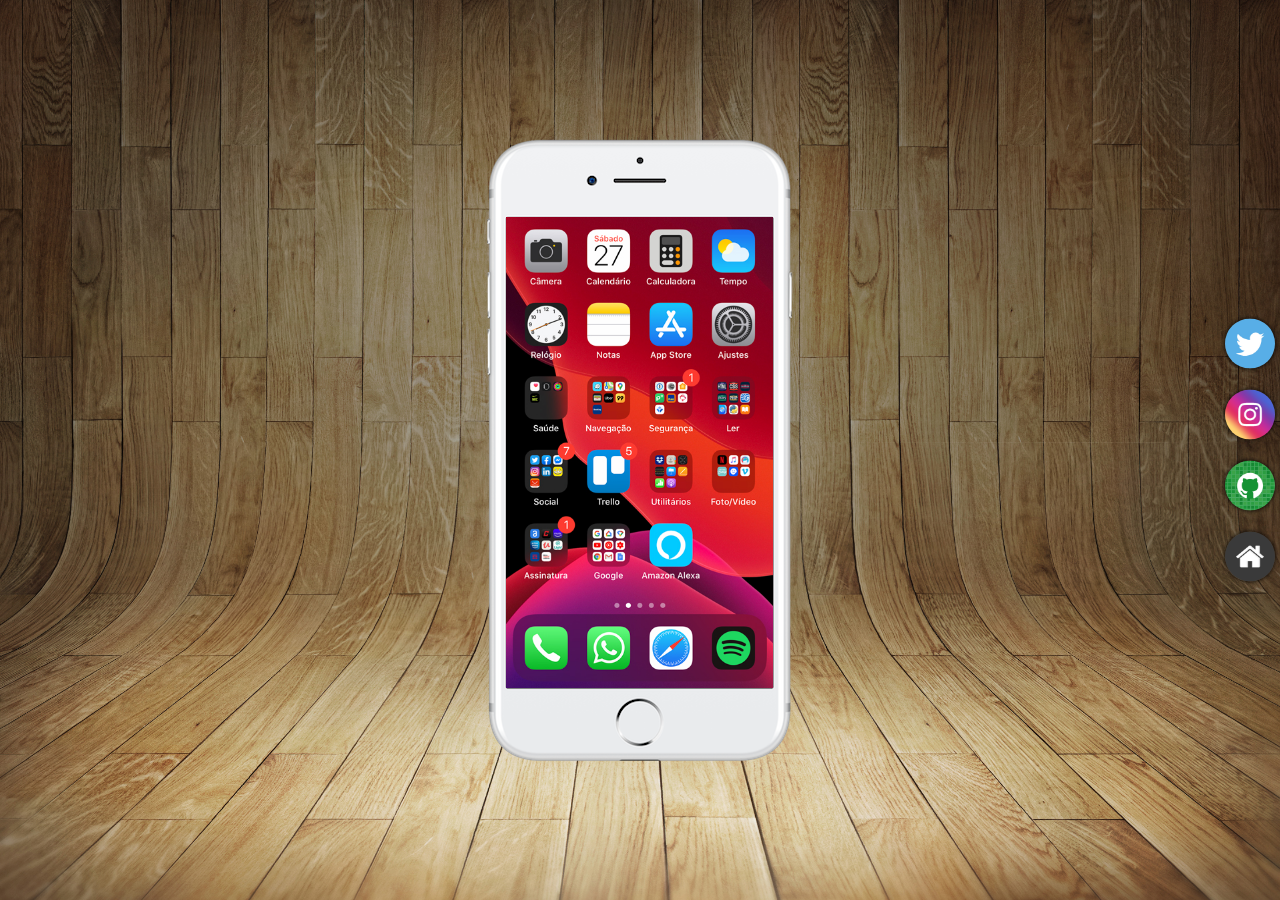
<file: views/index.html>
<!DOCTYPE html>
<html lang="pt-br">
<head>
    <meta charset="UTF-8">
    <meta name="viewport" content="width=device-width, initial-scale=1.0">
    <title>Redes Sociais</title>
    <link rel="shortcut icon" href="../images/favicon.ico" type="image/x-icon">
    <link rel="stylesheet" href="../styles/style1.css">
</head>
<body>
    <main>
        <section id="telefone">
            <iframe src="home.html" frameborder="0" name="tela" id="tela">Seu navegador não é compatível com essa funcionalidade</iframe>
        </section>

        <section id="redes">
            <a href="twitter.html" target="tela"><img src="../images/logo-twitter.jpg" alt="twitter"></a>
            <a href="instagram.html" target="tela"><img src="../images/logo-instagram.jpg" alt="instagram"></a>
            <a href="github.html" target="tela"><img src="../images/logo-github.jpg" alt="github"></a>
            <a href="home.html" target="tela"><img src="../images/logo-home.jpg" alt="home"></a>
        </section>
    </main>
</body>
</html>
</file>
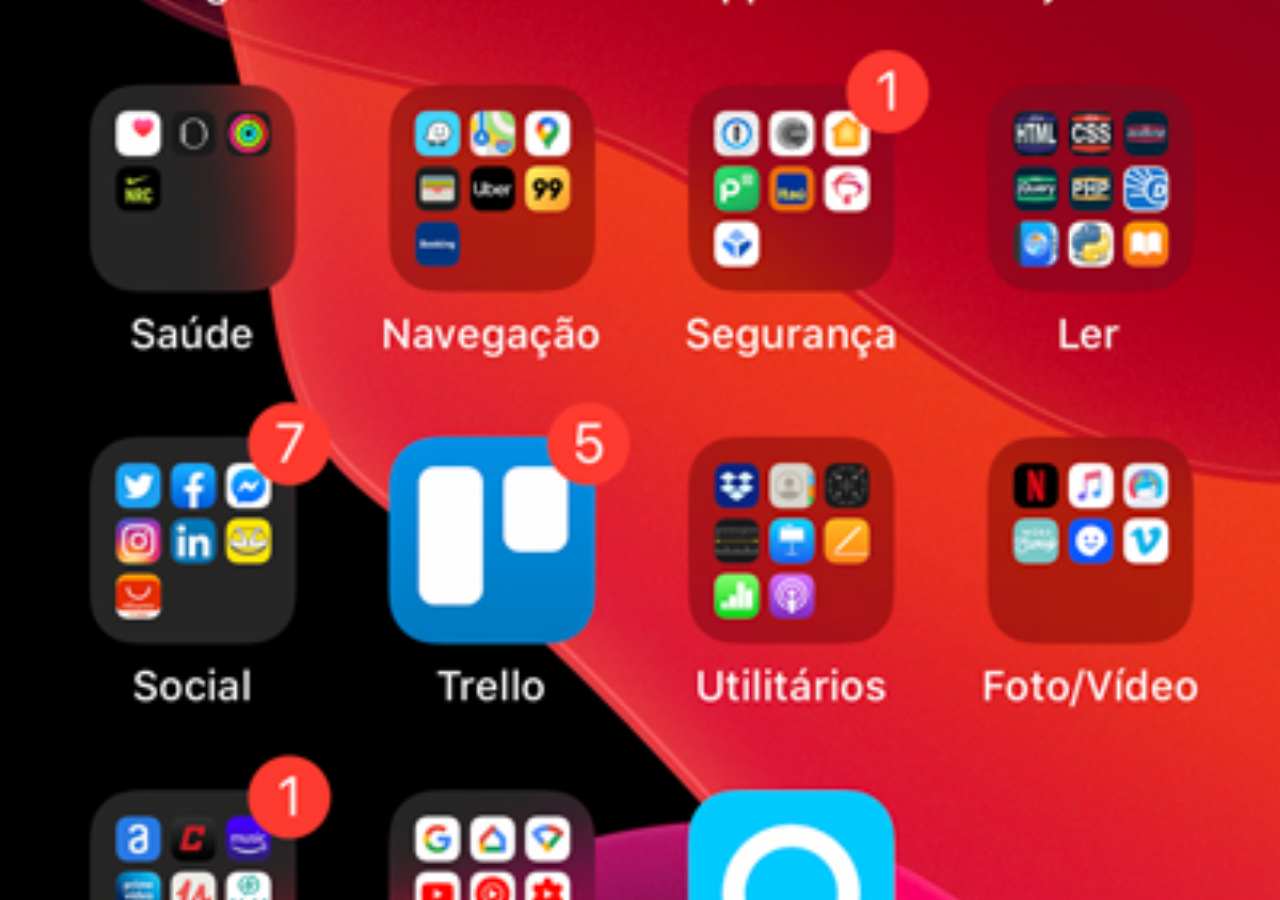
<file: home.html>
<!DOCTYPE html>
<html lang="pt-br">
<head>
    <meta charset="UTF-8">
    <meta name="viewport" content="width=device-width, initial-scale=1.0">
    <title>HomePage</title>
</head>
<style>
    *{
        margin: 0px;
        padding: 0px;
    }
    
    body{
        height: 100vh;
        width: 100vw;

        background: black url(images/tela-home.jpg) no-repeat center center;
        background-size: cover;
    }
</style>
<body>
    
</body>
</html>
</file>
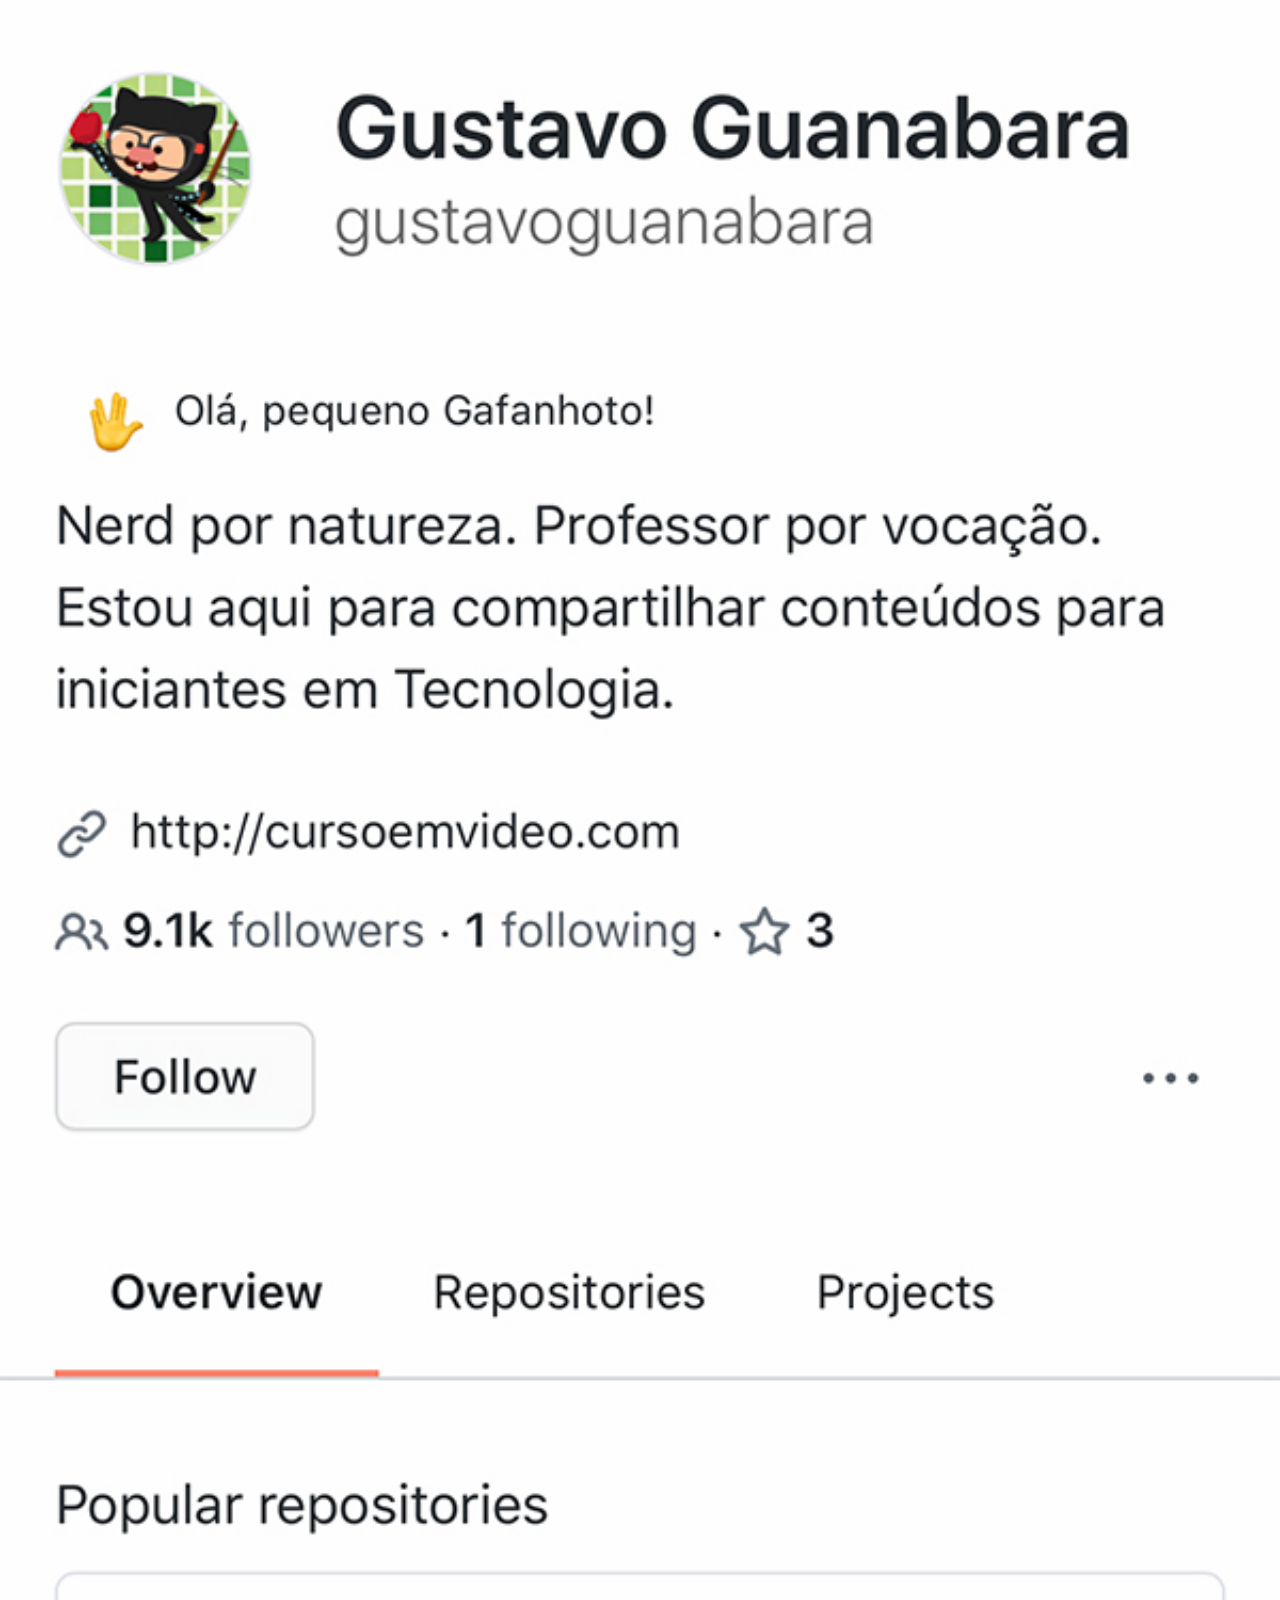
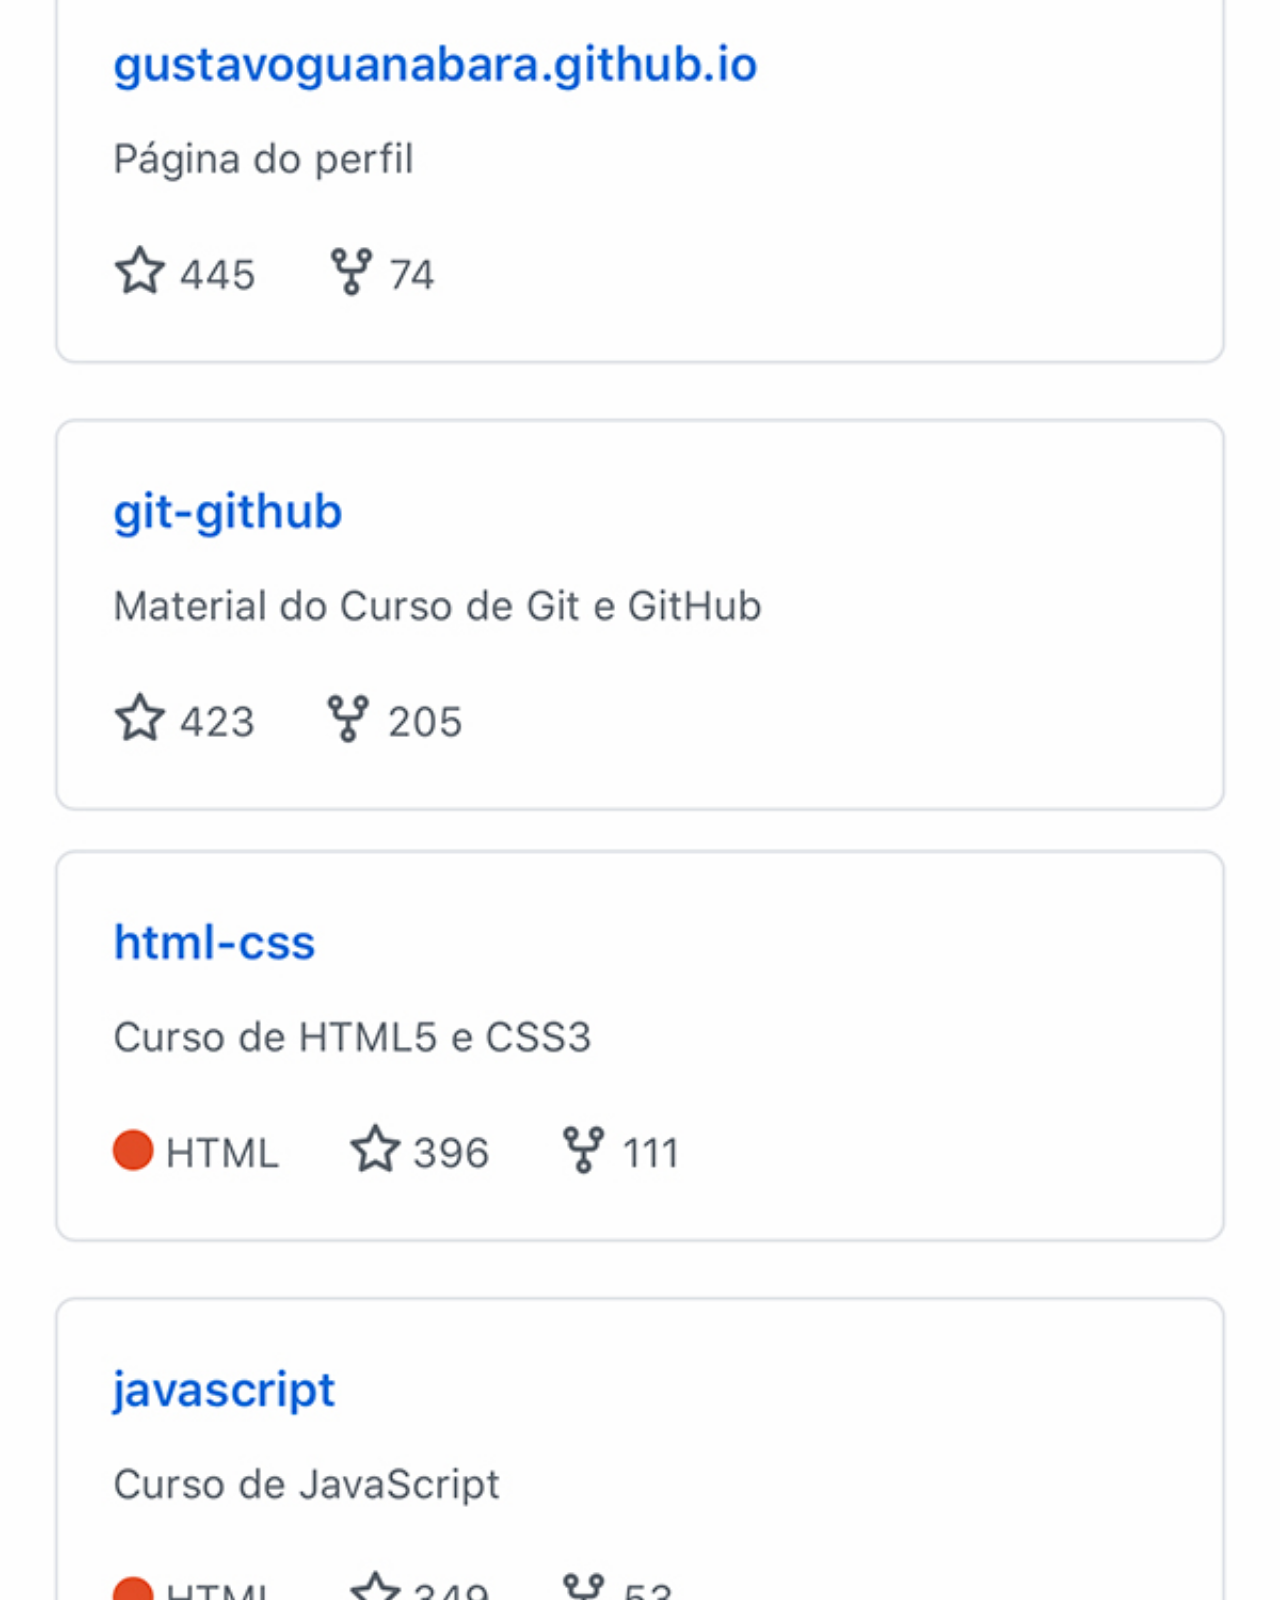
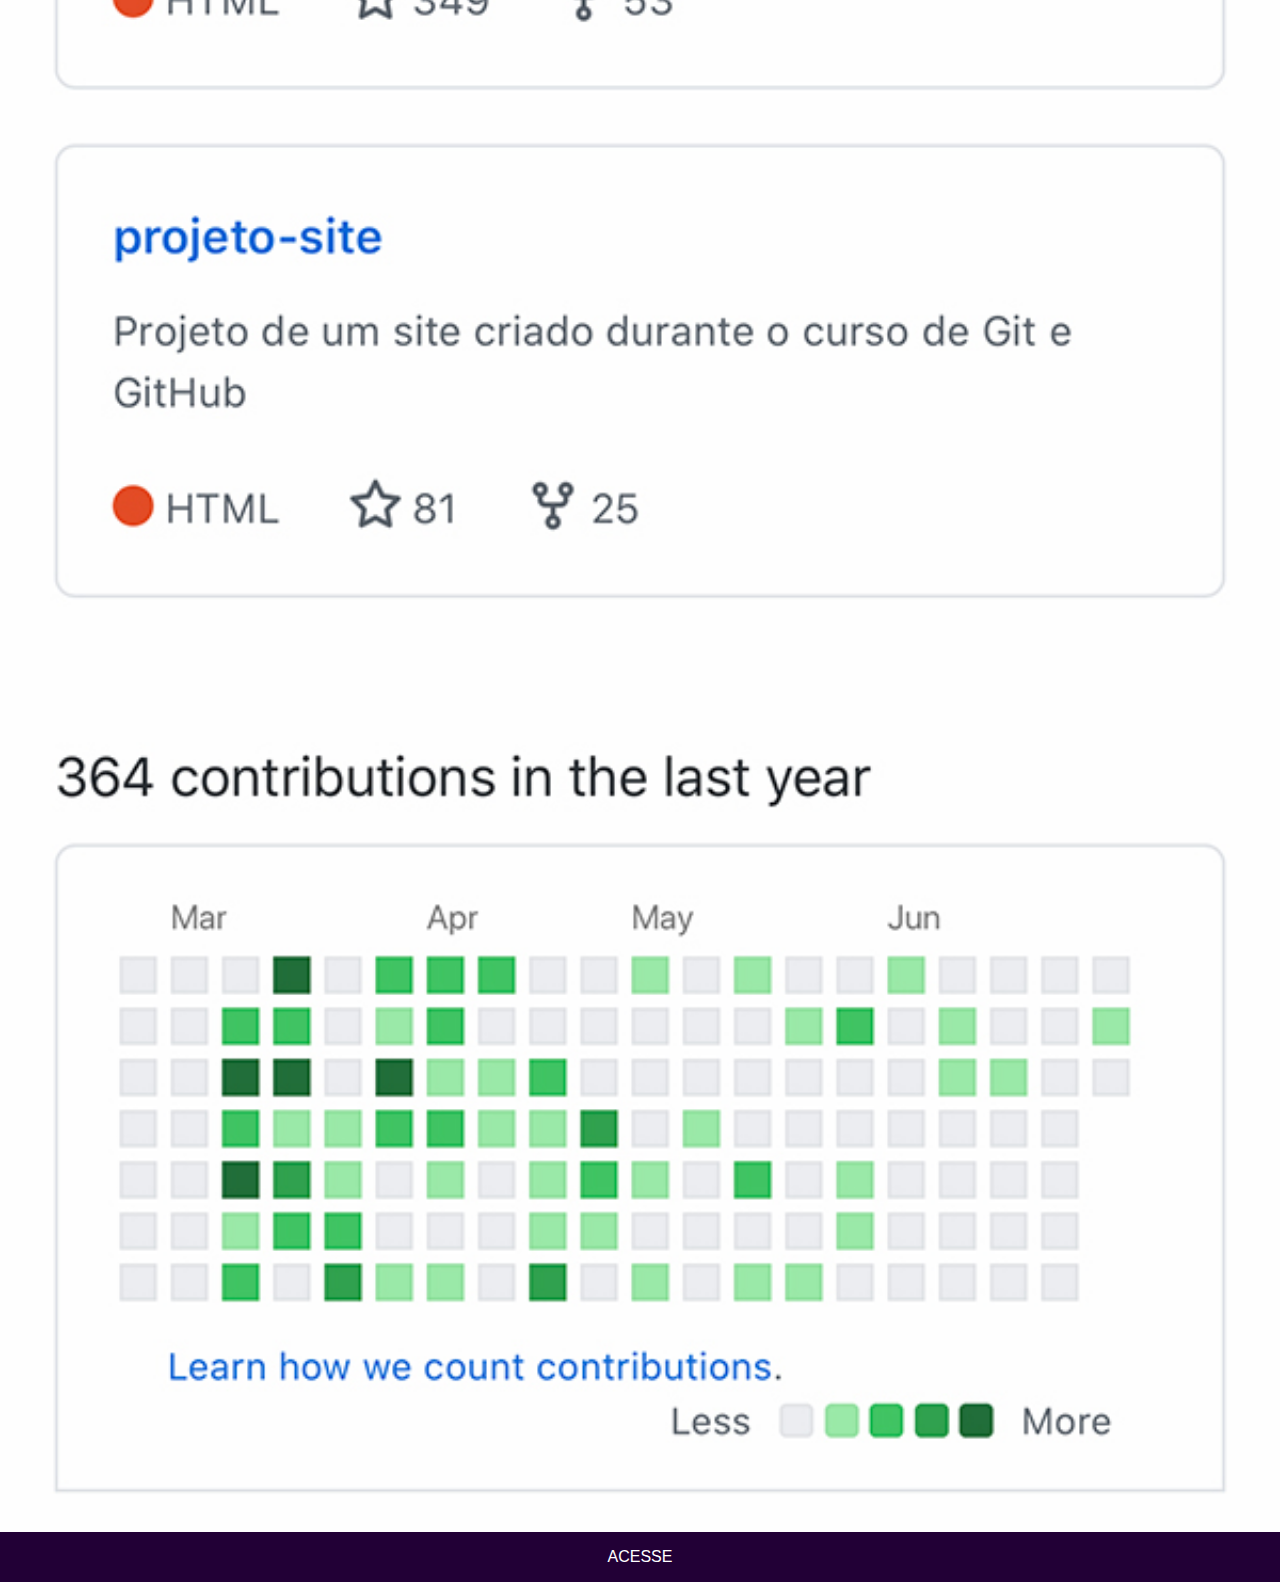
<file: views/github.html>
<!DOCTYPE html>
<html lang="pt-br">
<head>
    <meta charset="UTF-8">
    <meta name="viewport" content="width=device-width, initial-scale=1.0">
    <title>GitHub</title>
</head>
<style>
    *{
        margin: 0;
        padding: 0;
    }

    ::-webkit-scrollbar{
        height: 0;
        width: 0;
    }

    body{
        display: flex;
        flex-wrap: wrap;
    }

    img{
        width: 100vw;
    }

    a{
        height: 50px;
        width: 100vw;

        display: flex;
        justify-content: center;
        align-items: center;

        background-color: rgb(34, 0, 54);
        color: white;
        font-family: Arial, Helvetica, sans-serif;
        font-weight: normal;
        text-decoration: none;
    }

    a:hover{
        font-weight: 600;
        text-decoration: underline;
    }
</style>
<body>
    <img src="../images/tela-github.jpg" alt="tela github">
    <a href="https://github.com/KaickTauil" target="_blank" rel="next">ACESSE</a>
</body>
</html>
</file>
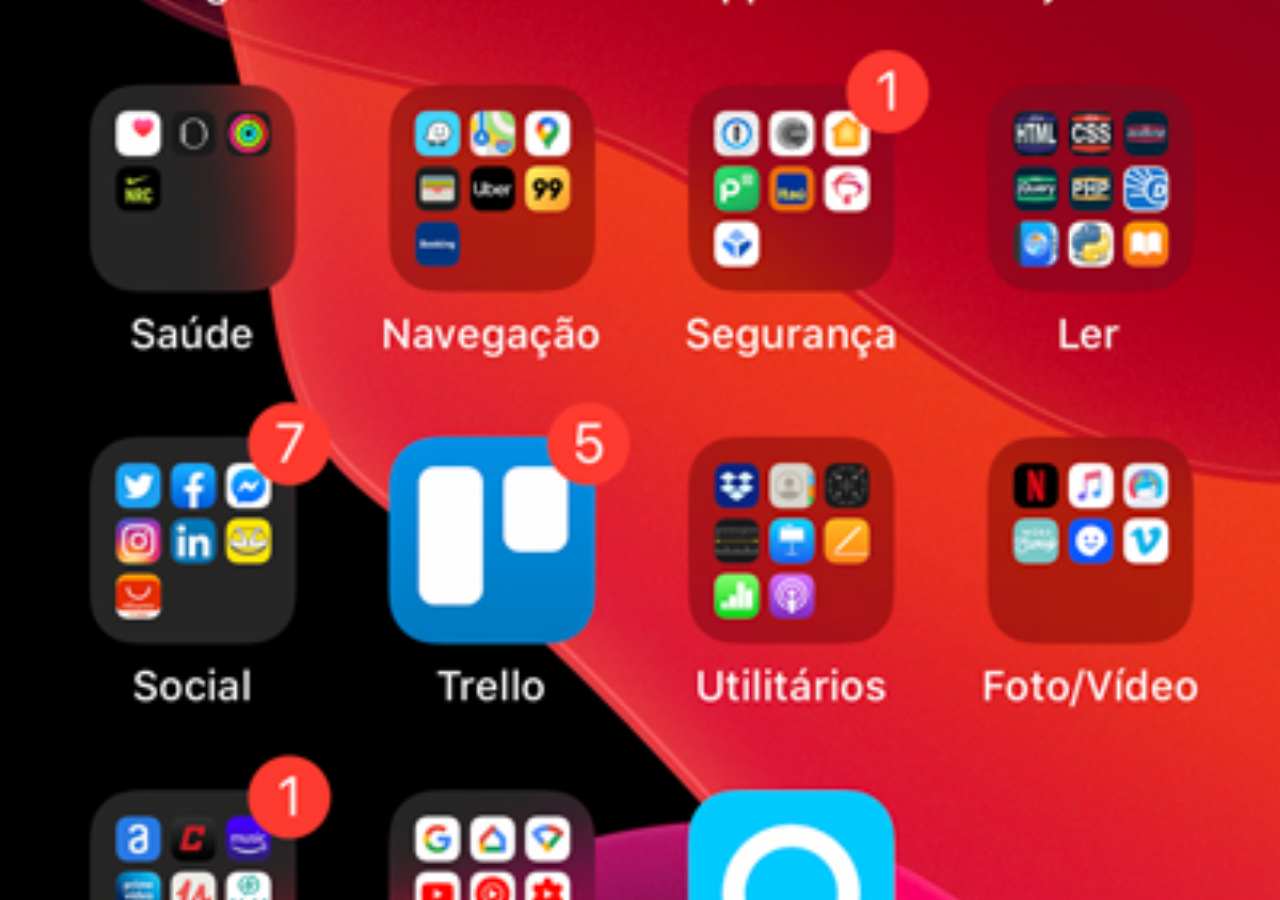
<file: views/home.html>
<!DOCTYPE html>
<html lang="pt-br">
<head>
    <meta charset="UTF-8">
    <meta name="viewport" content="width=device-width, initial-scale=1.0">
    <title>HomePage</title>
</head>
<style>
    *{
        margin: 0px;
        padding: 0px;
    }
    
    body{
        height: 100vh;
        width: 100vw;

        background: black url(../images/tela-home.jpg) no-repeat center center;
        background-size: cover;
    }
</style>
<body>
    
</body>
</html>
</file>
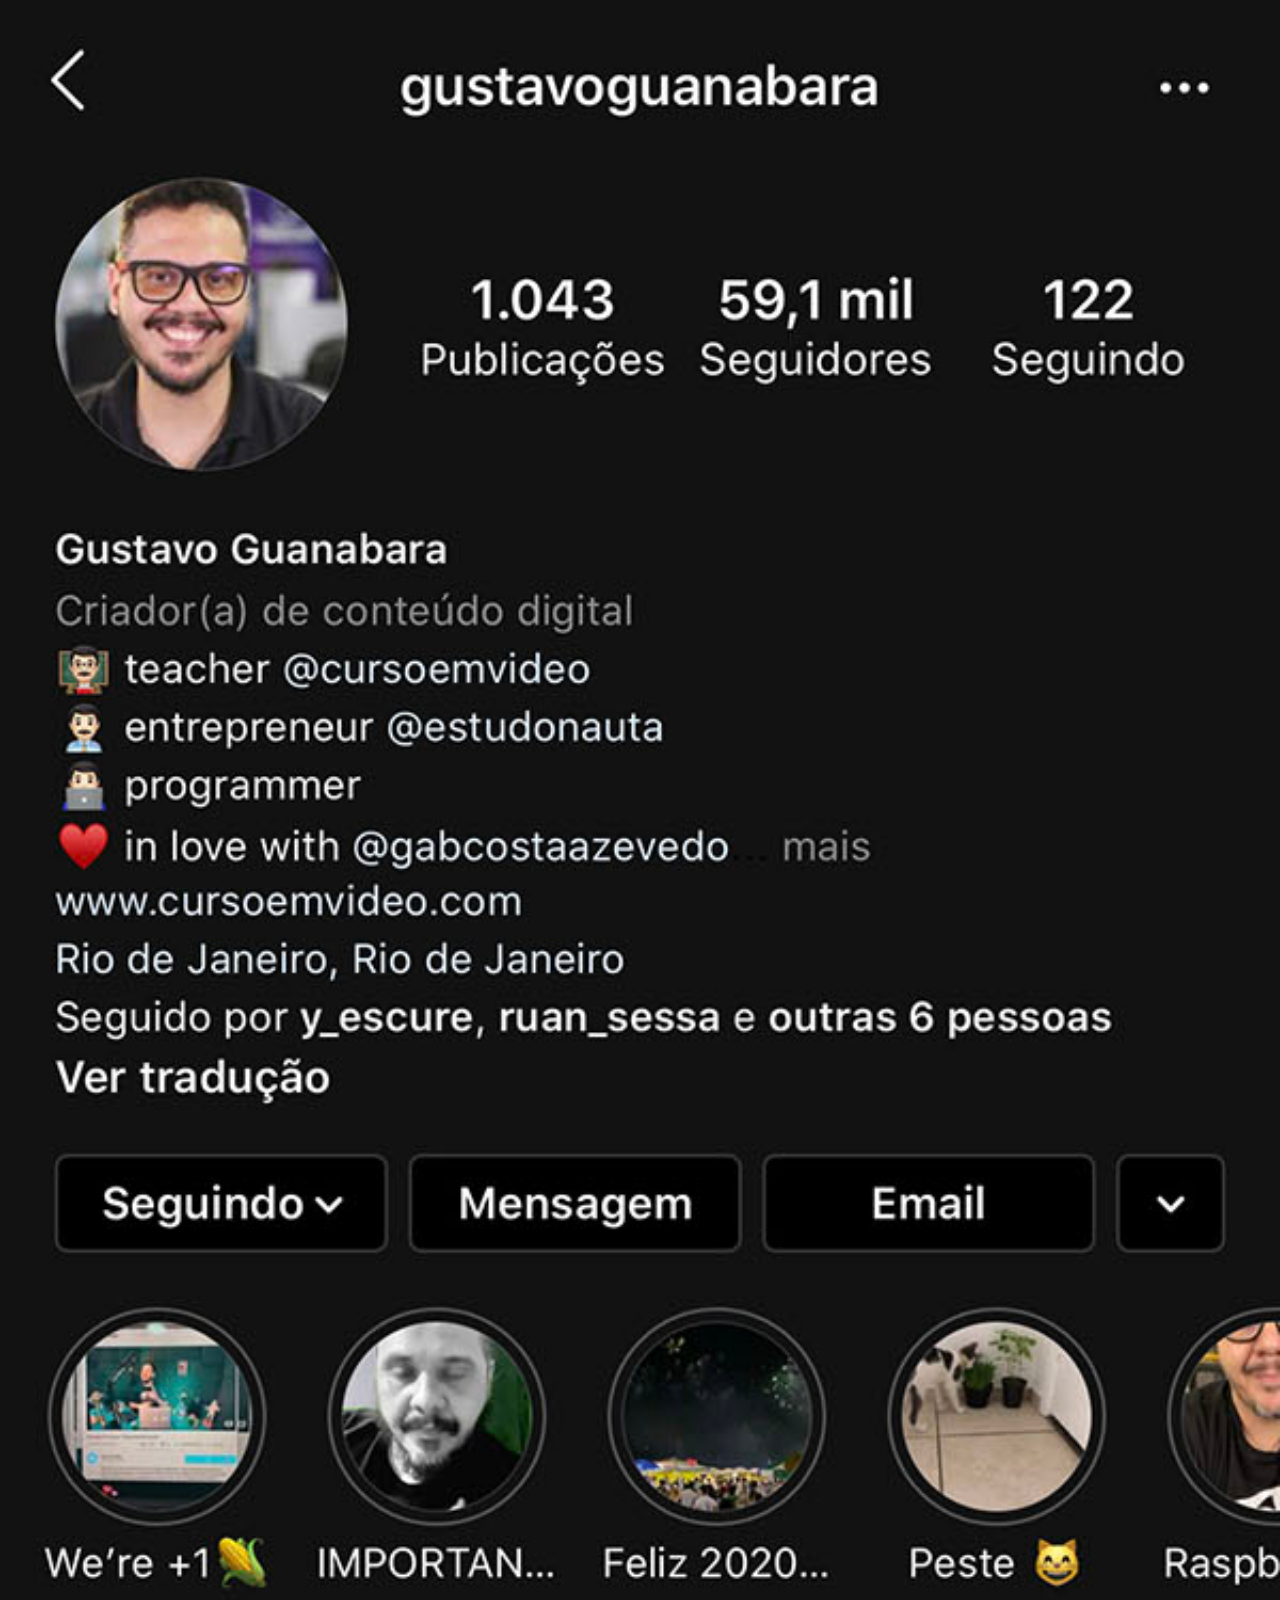
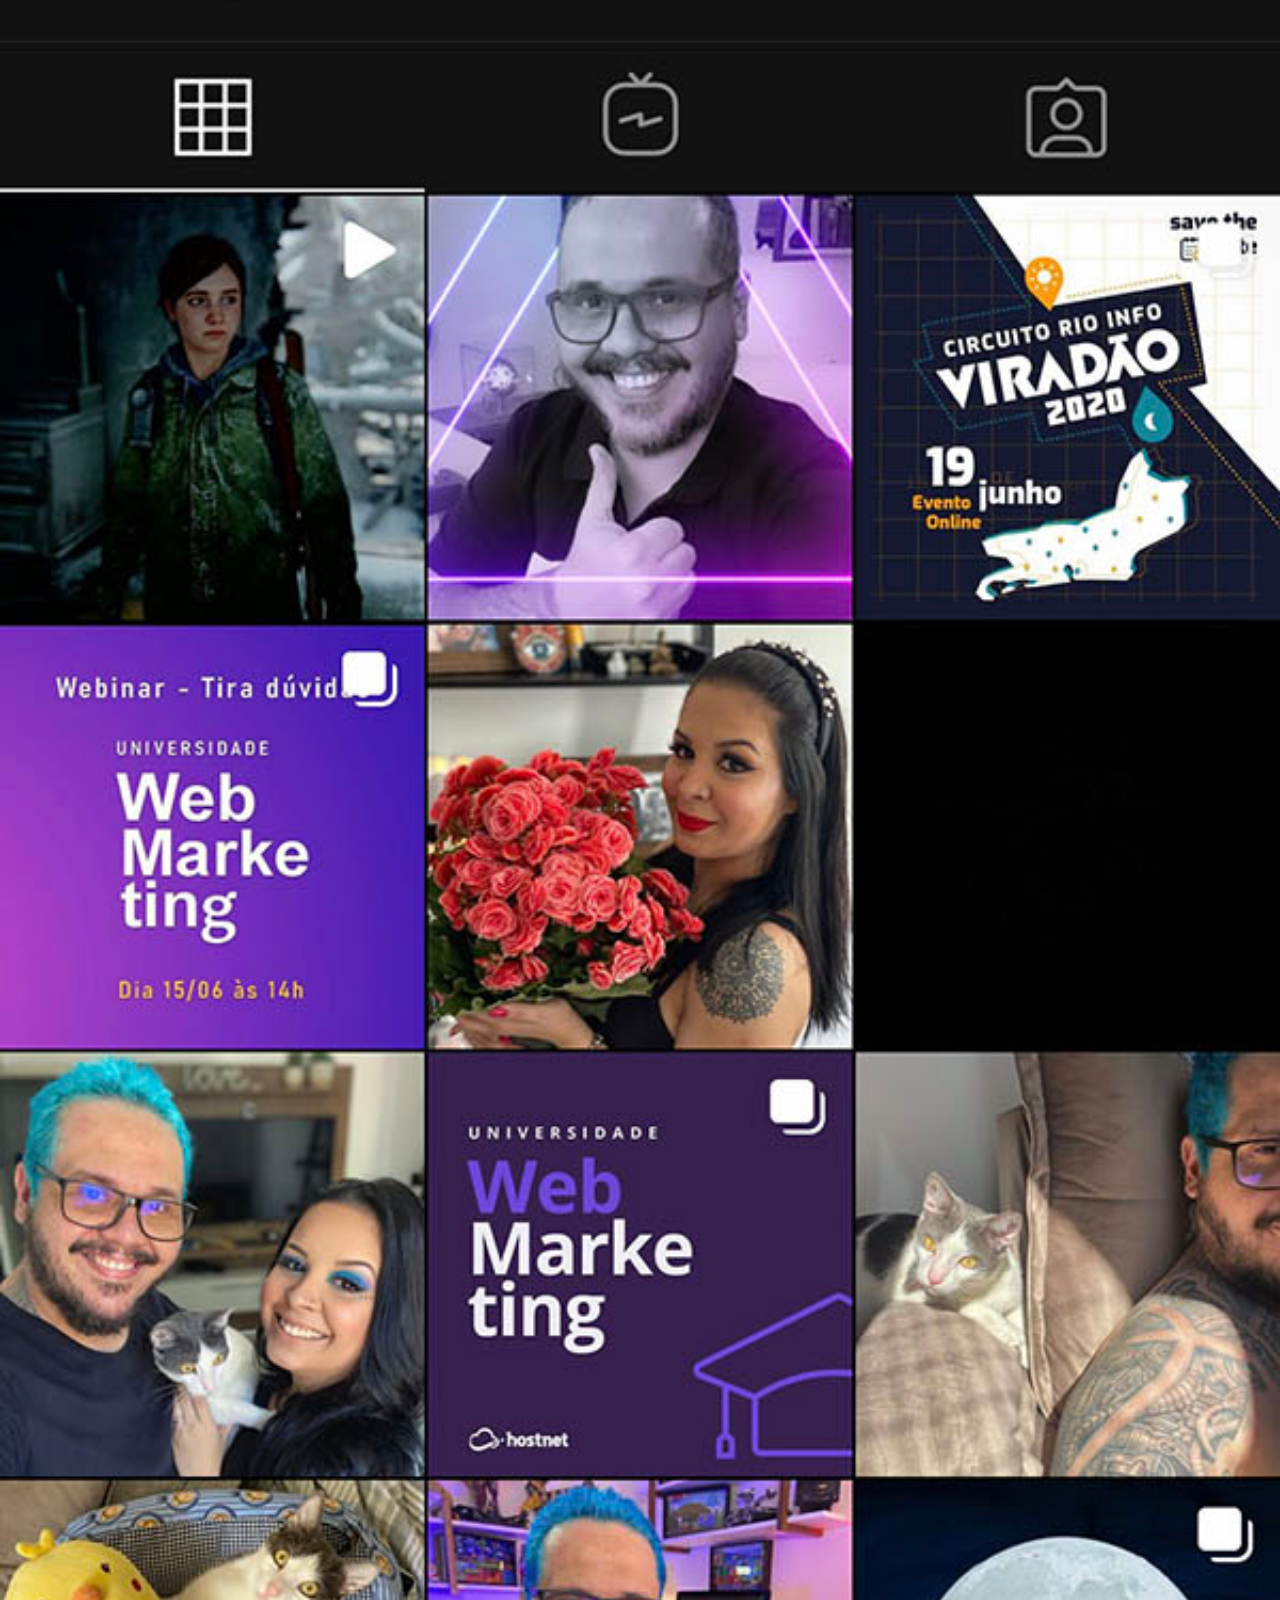
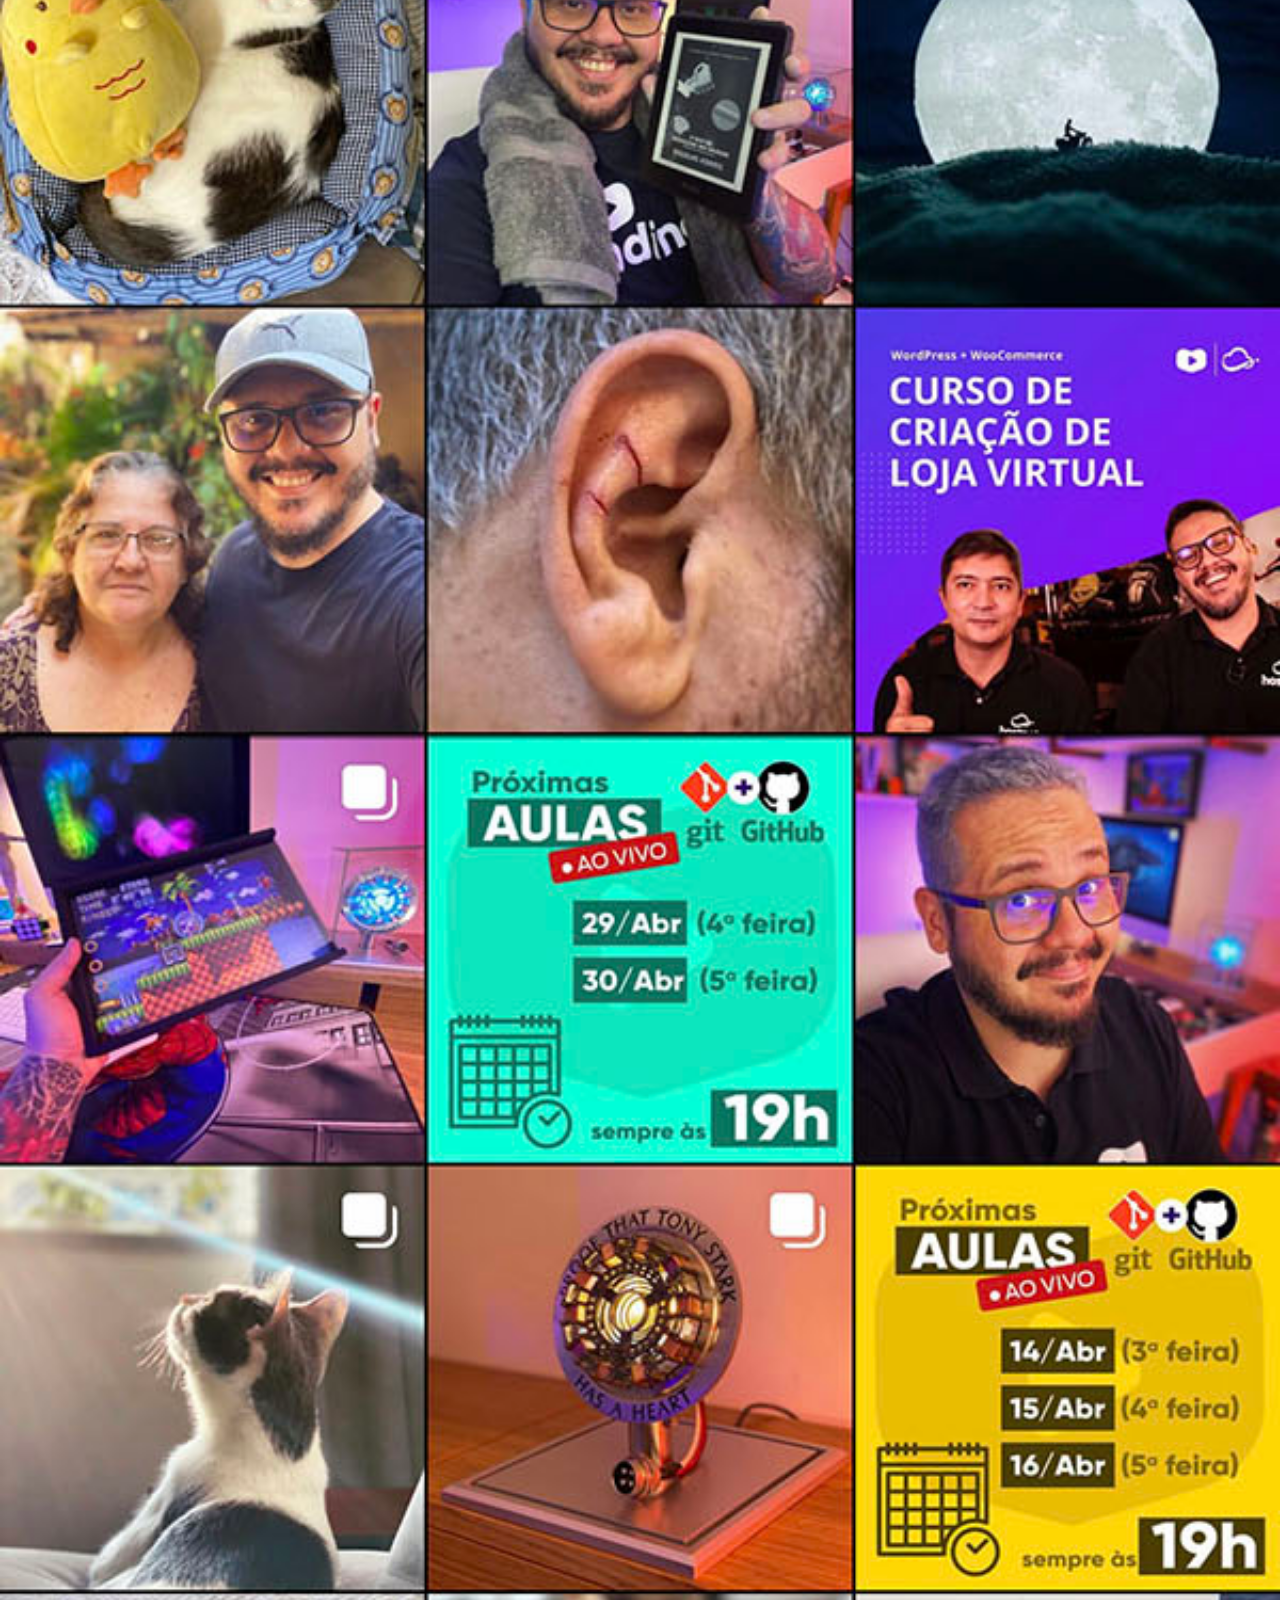
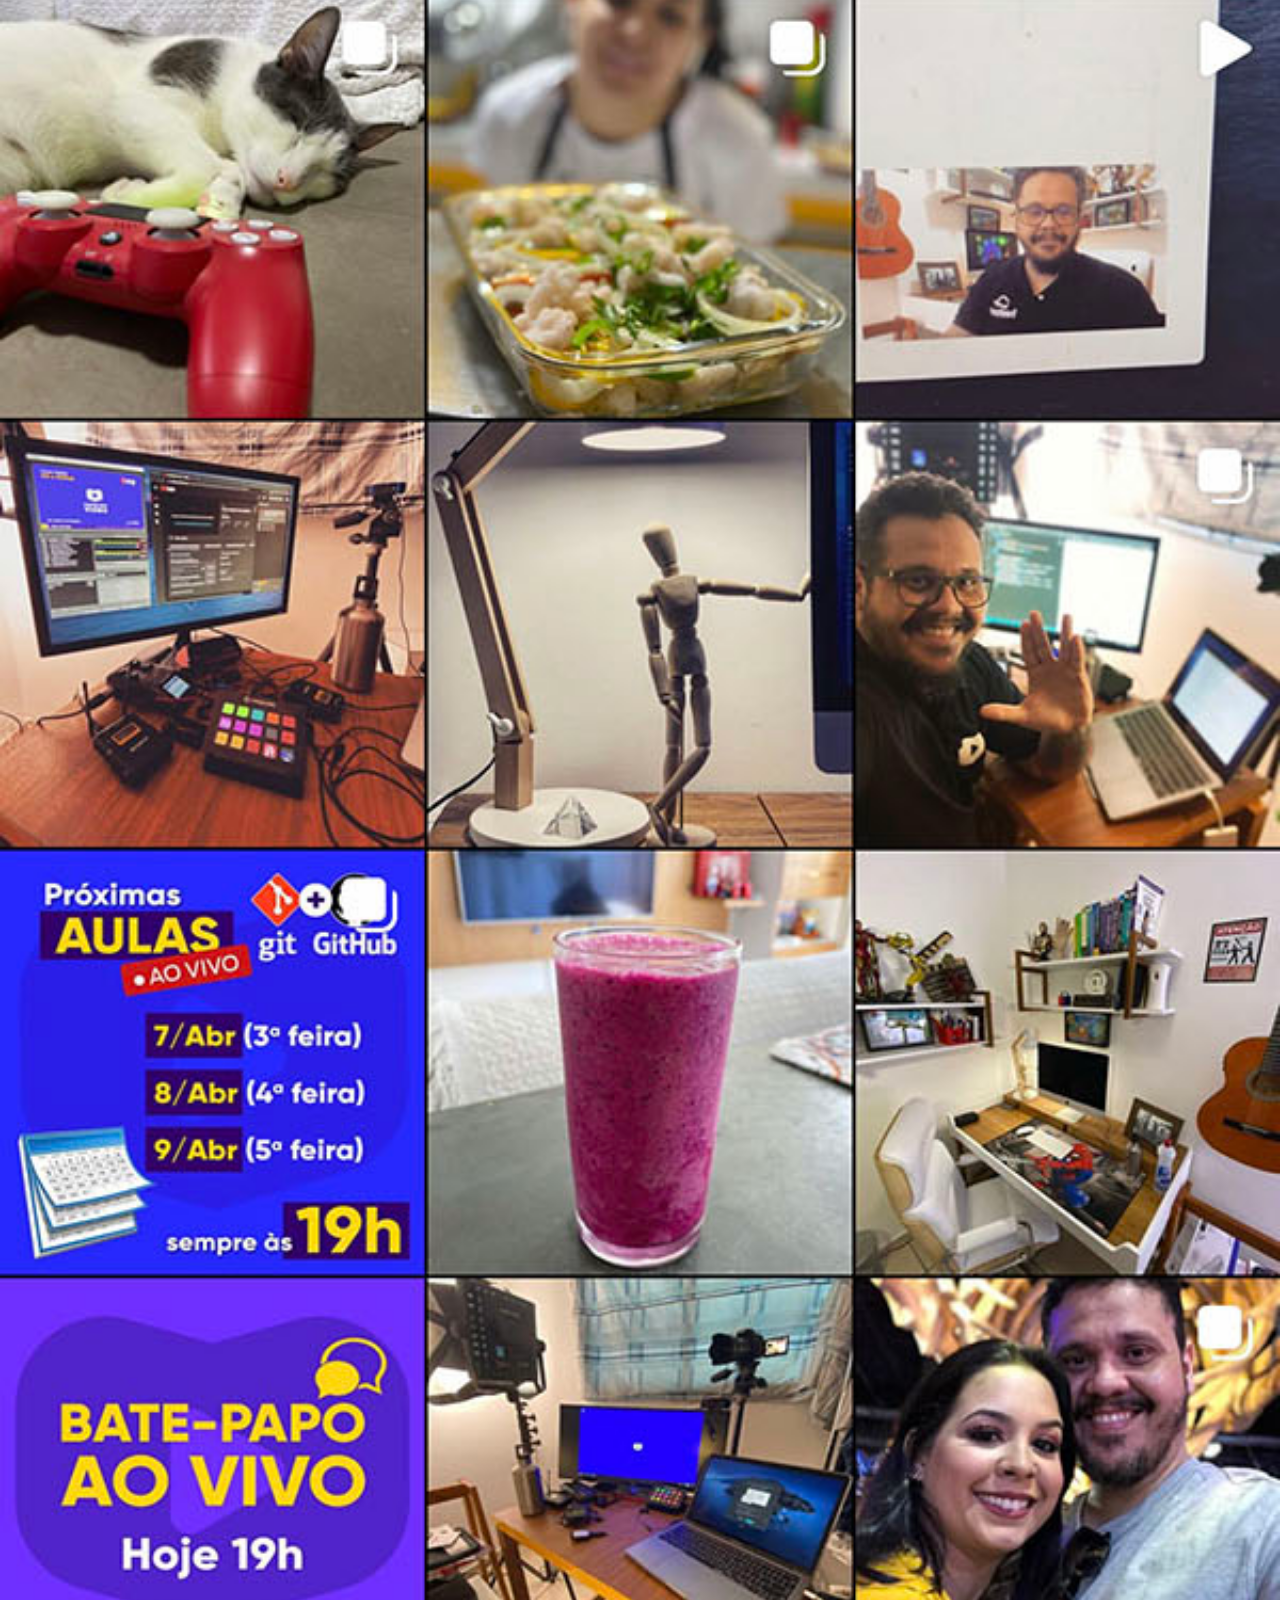
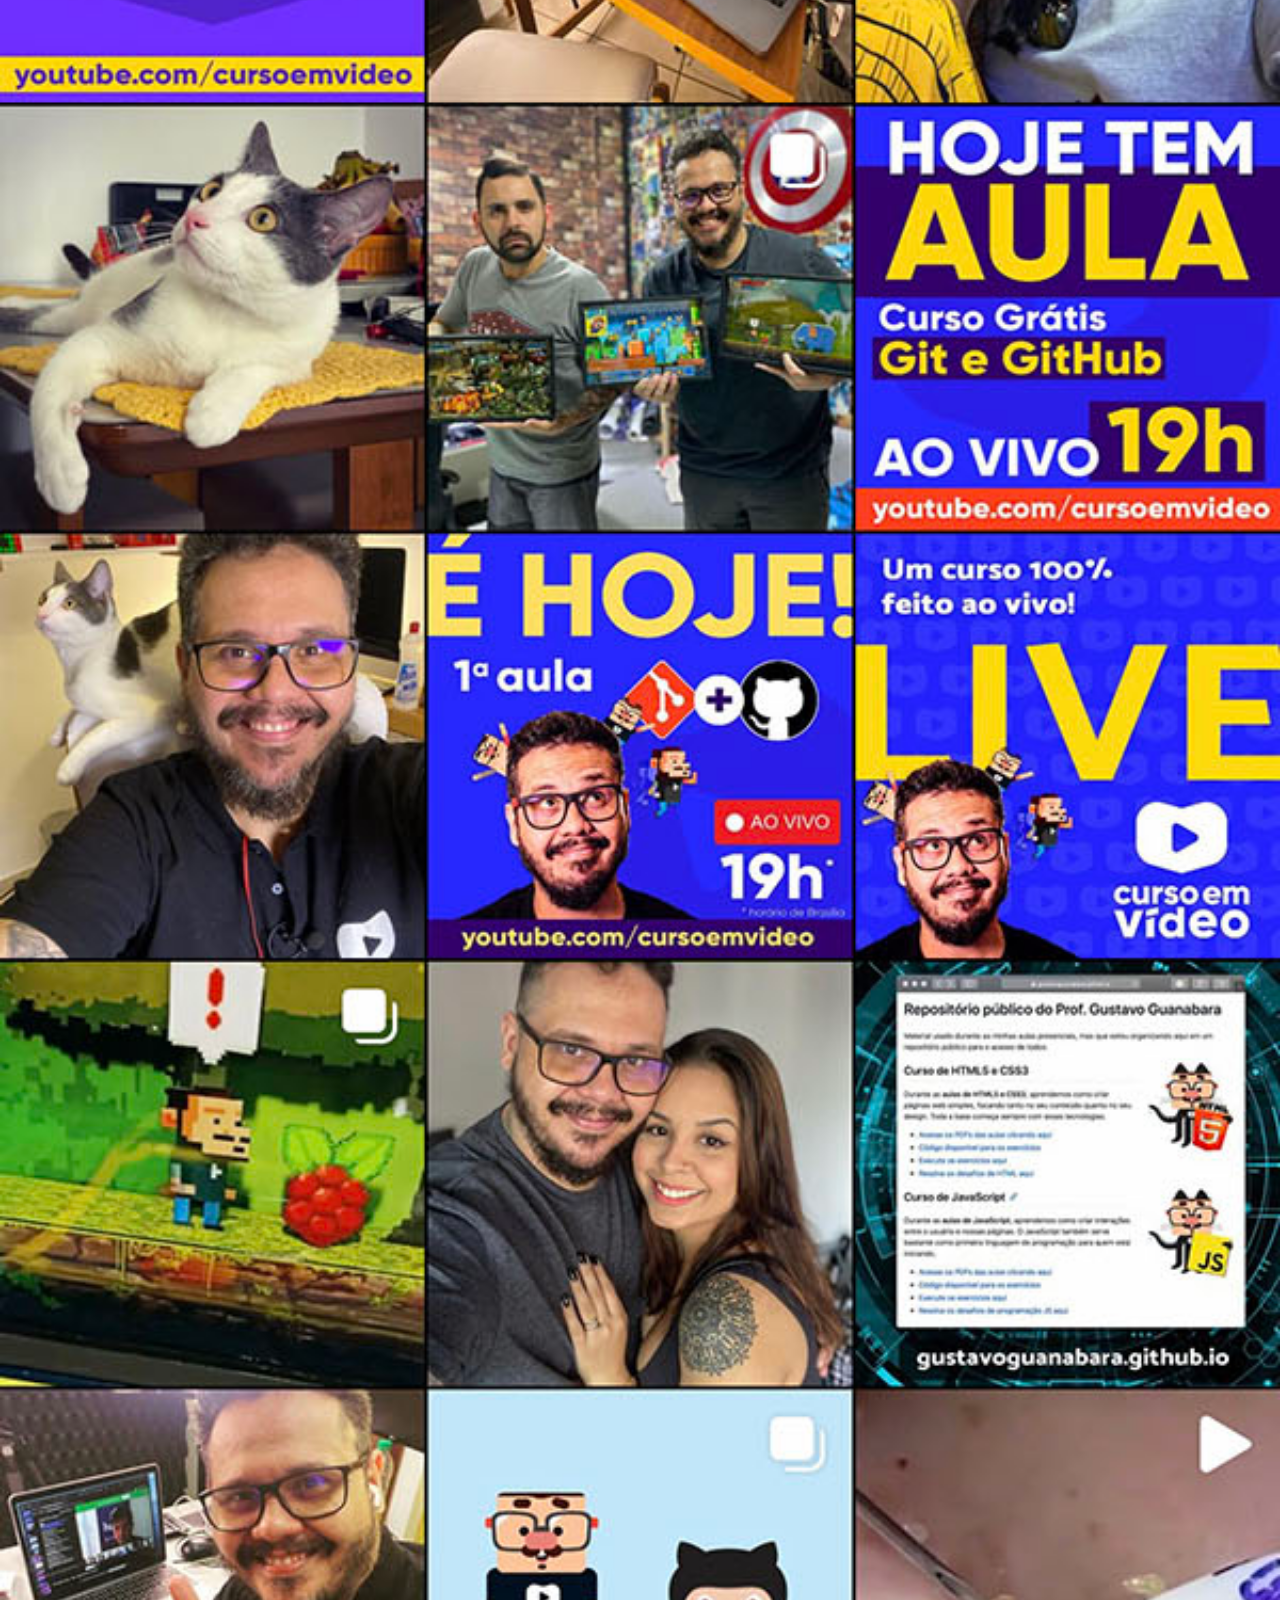
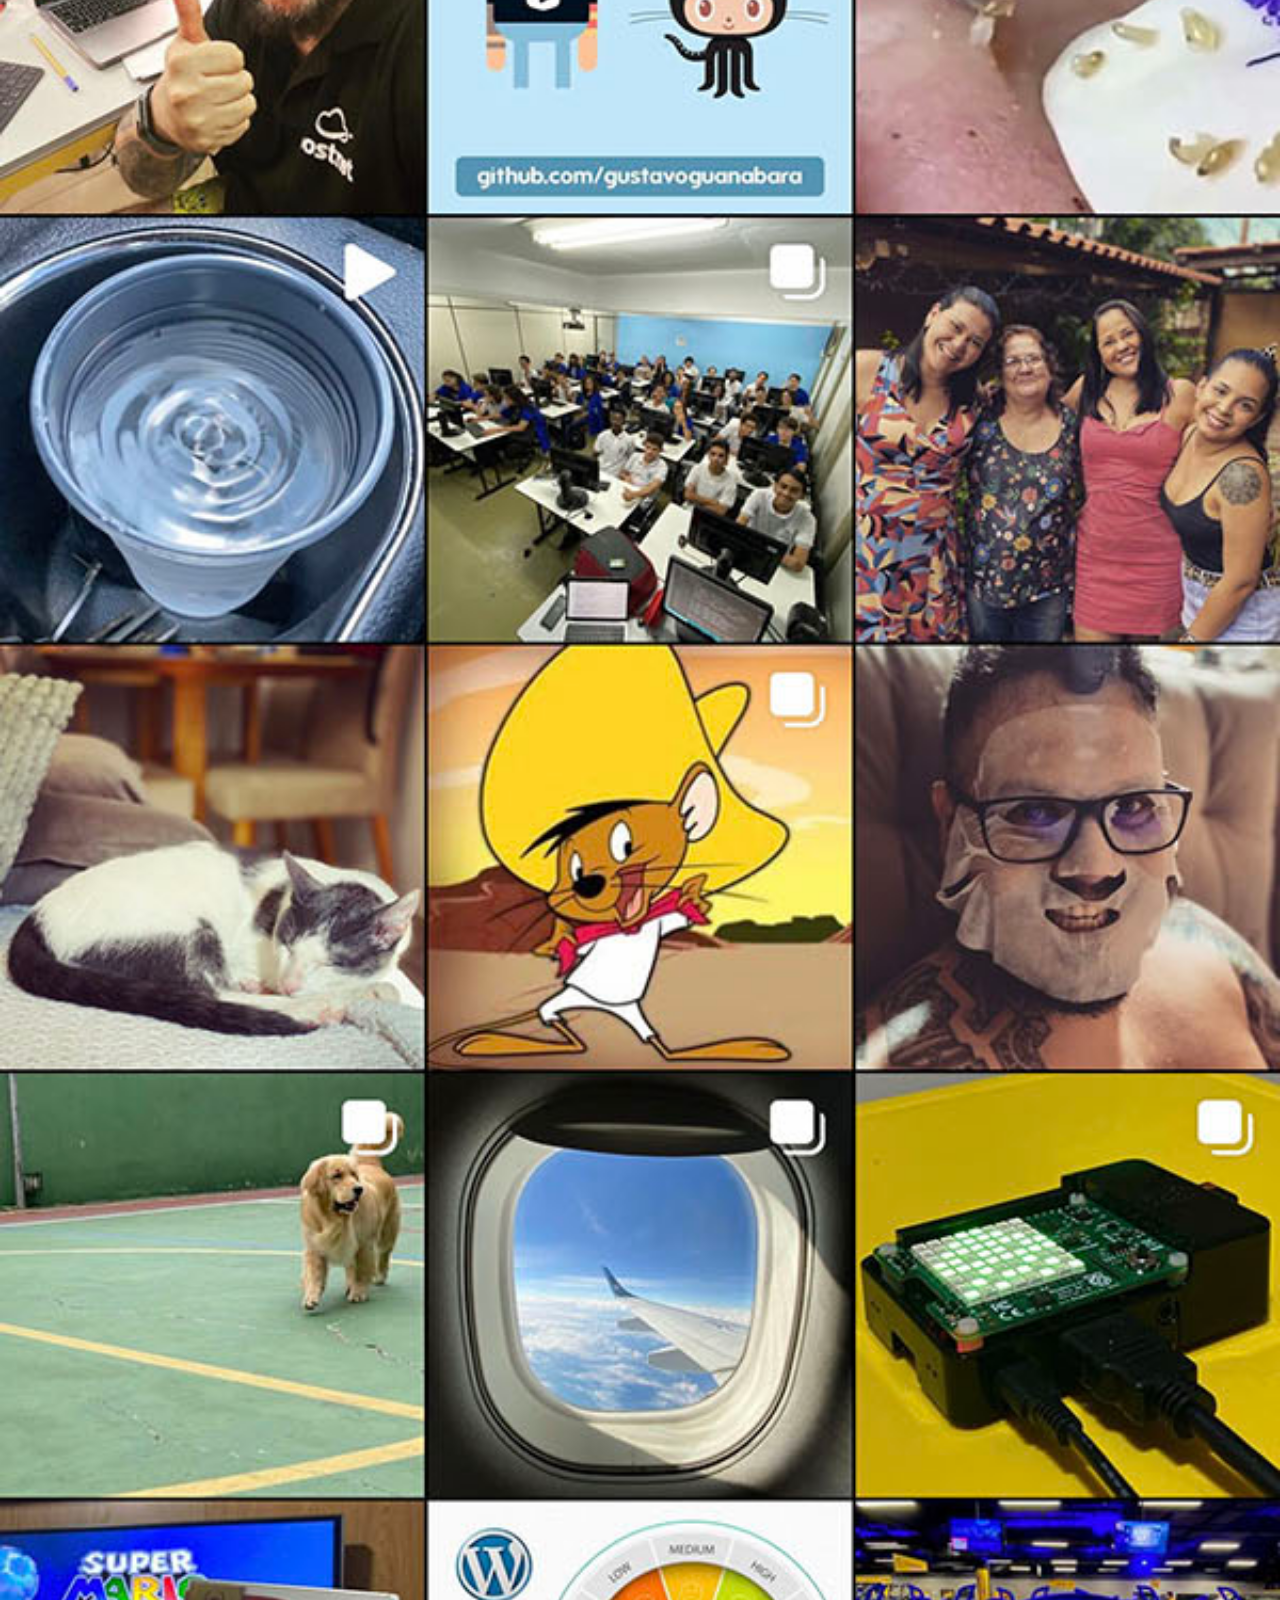
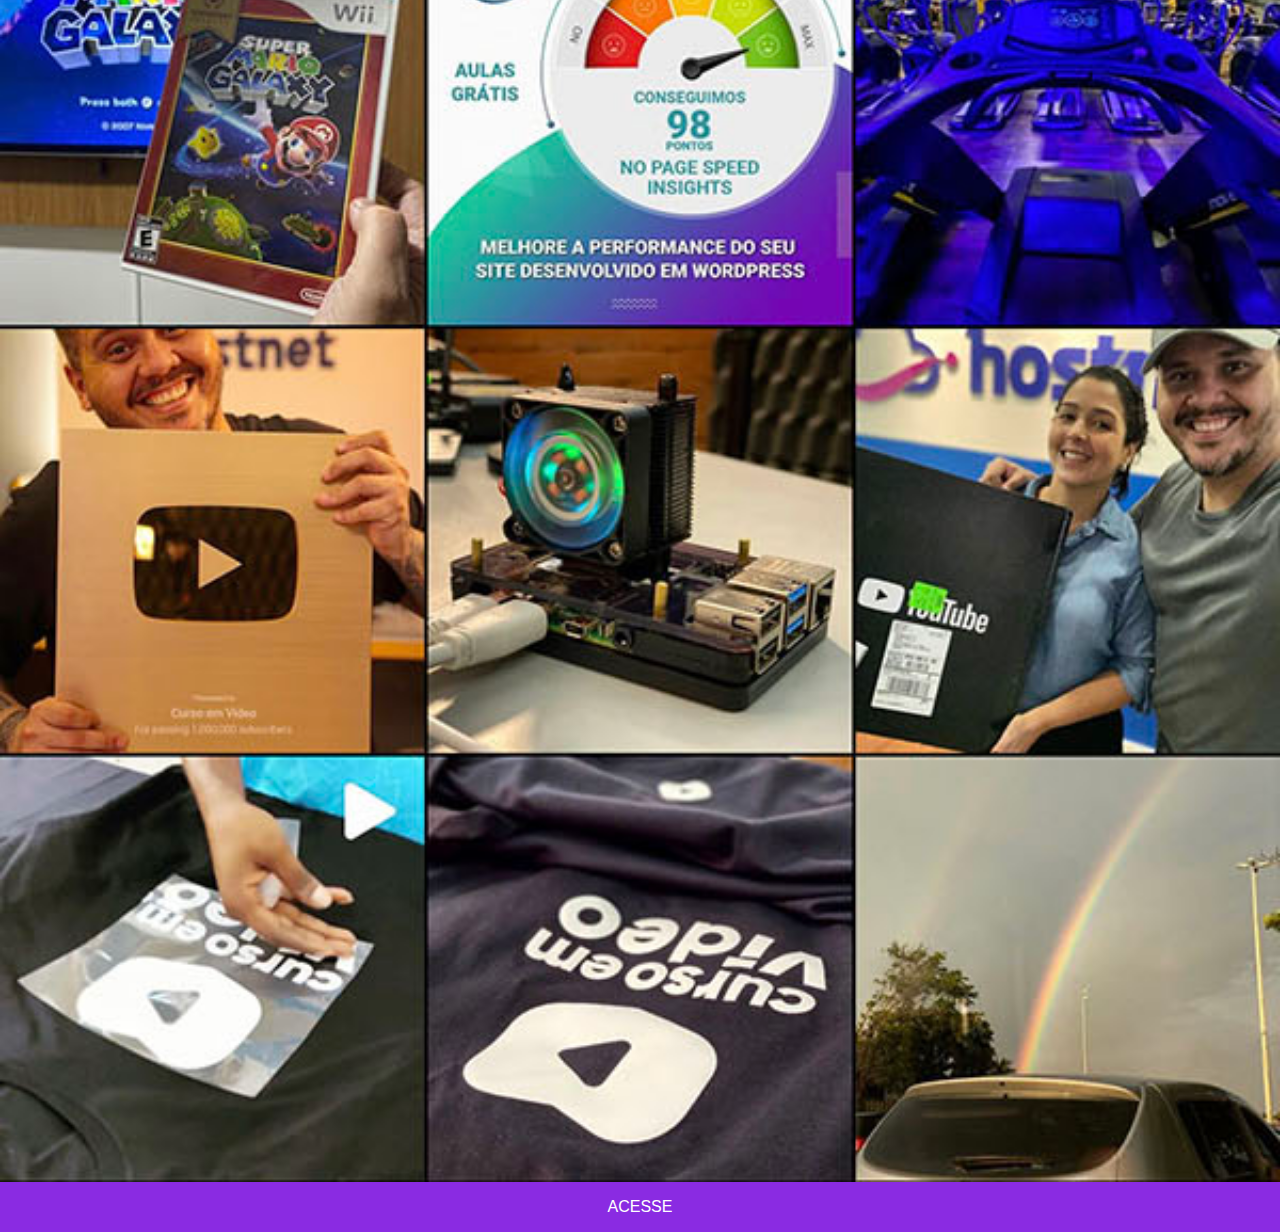
<file: views/instagram.html>
<!DOCTYPE html>
<html lang="pt-br">
<head>
    <meta charset="UTF-8">
    <meta name="viewport" content="width=device-width, initial-scale=1.0">
    <title>Instagram</title>
</head>
<style>
    *{
        margin: 0;
        padding: 0;
    }

    ::-webkit-scrollbar{
        height: 0;
        width: 0;
    }

    body{
        display: flex;
        flex-wrap: wrap;
    }

    img{
        width: 100vw;
    }

    a{
        width: 100vw;
        height: 50px;

        display: flex;
        justify-content: center;
        align-items: center;

        background-color: blueviolet;
        color: white;
        font-family: Arial, Helvetica, sans-serif;
        font-weight: normal;
        text-decoration: none;
    }

    a:hover{
        font-weight: 600;
        text-decoration: underline;
    }
</style>
<body>
    <img src="../images/tela-instagram.jpg" alt="tela instagram">
    <a href="https://instagram.com/" target="_blank" rel="next">ACESSE</a>
</body>
</html>
</file>
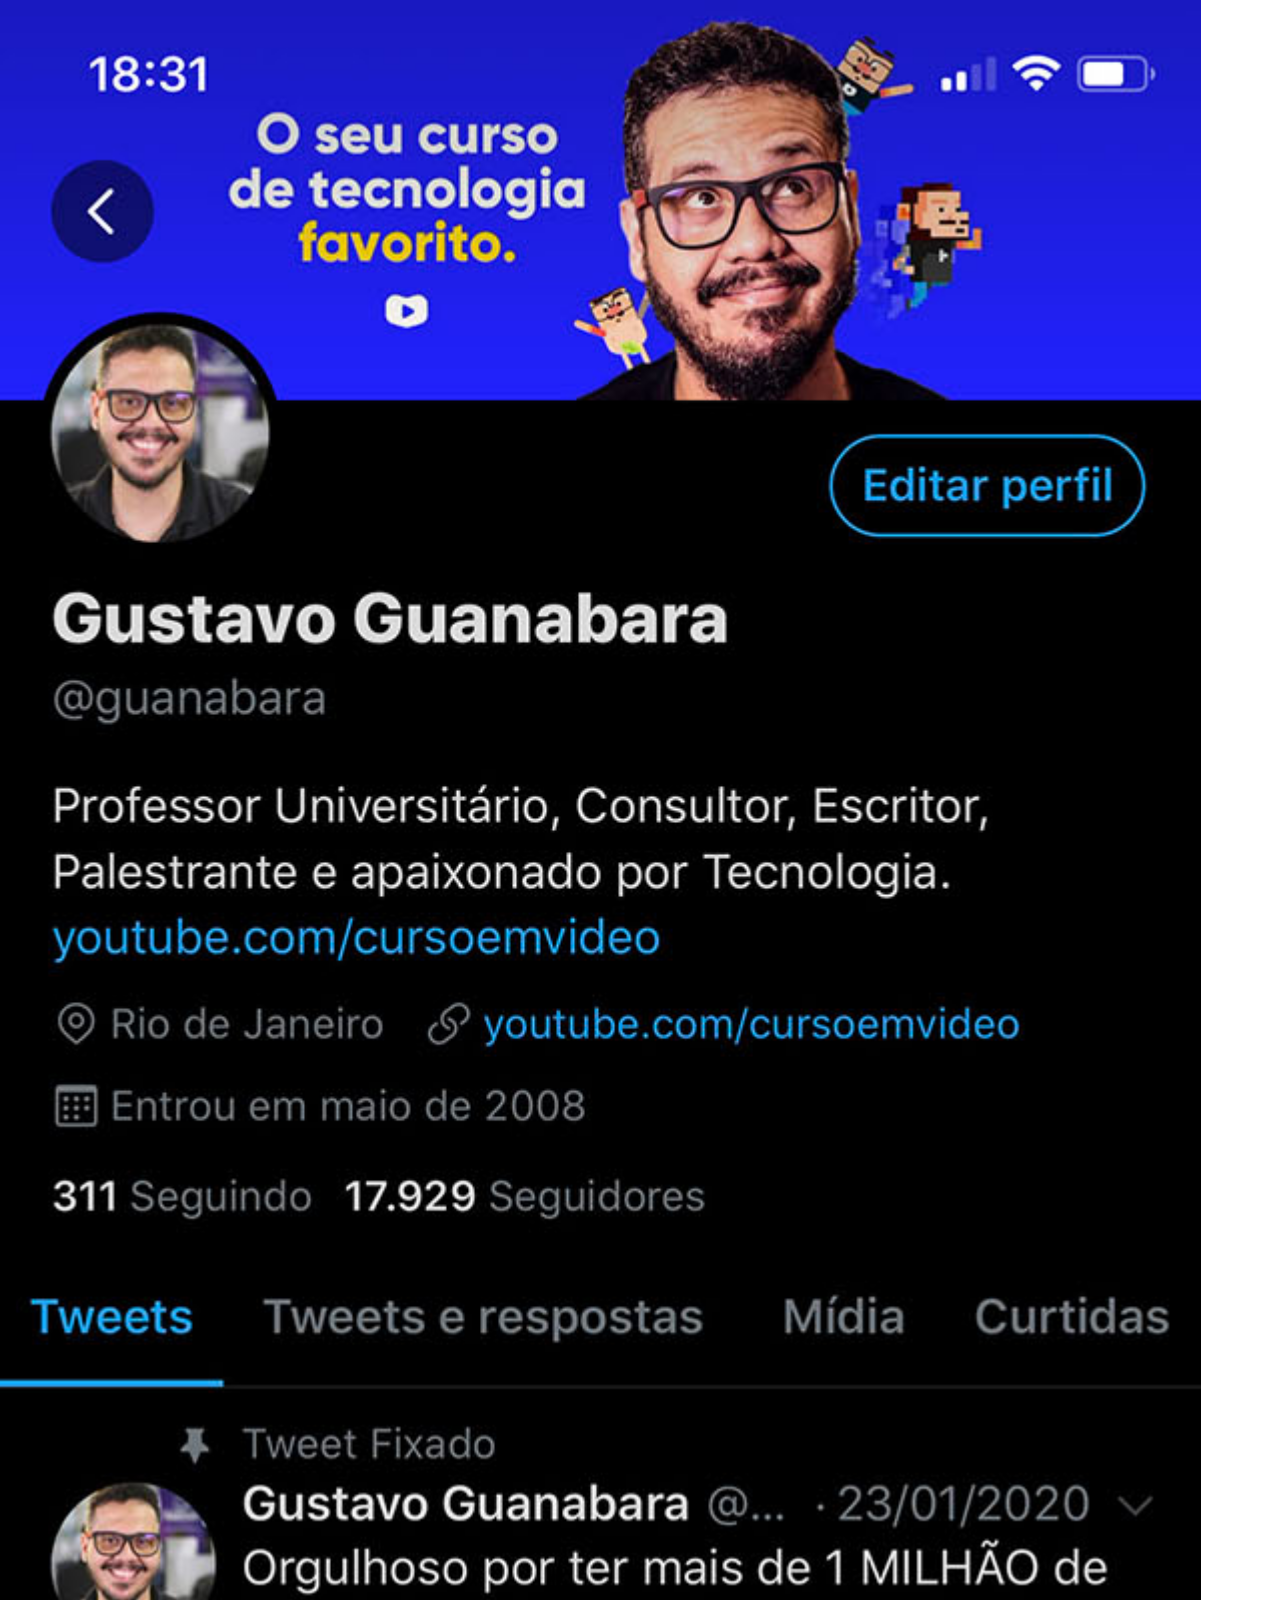
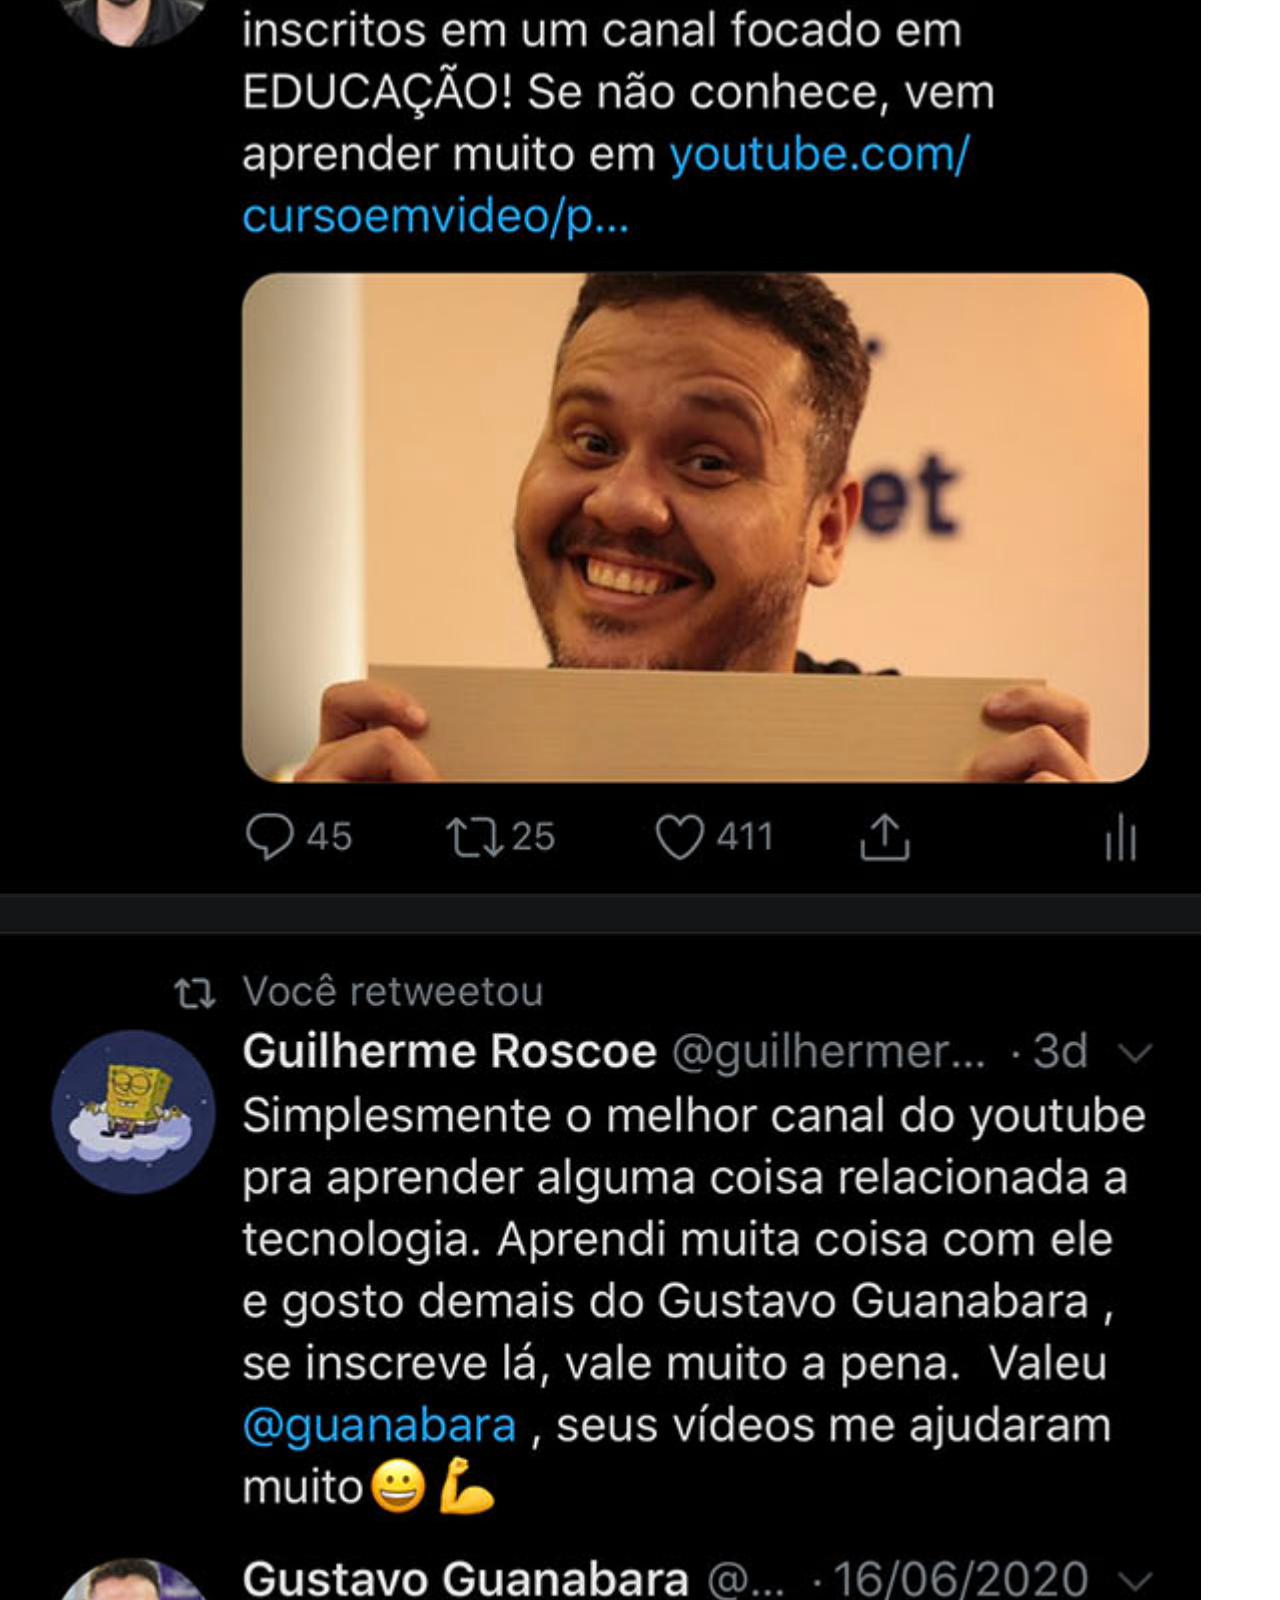
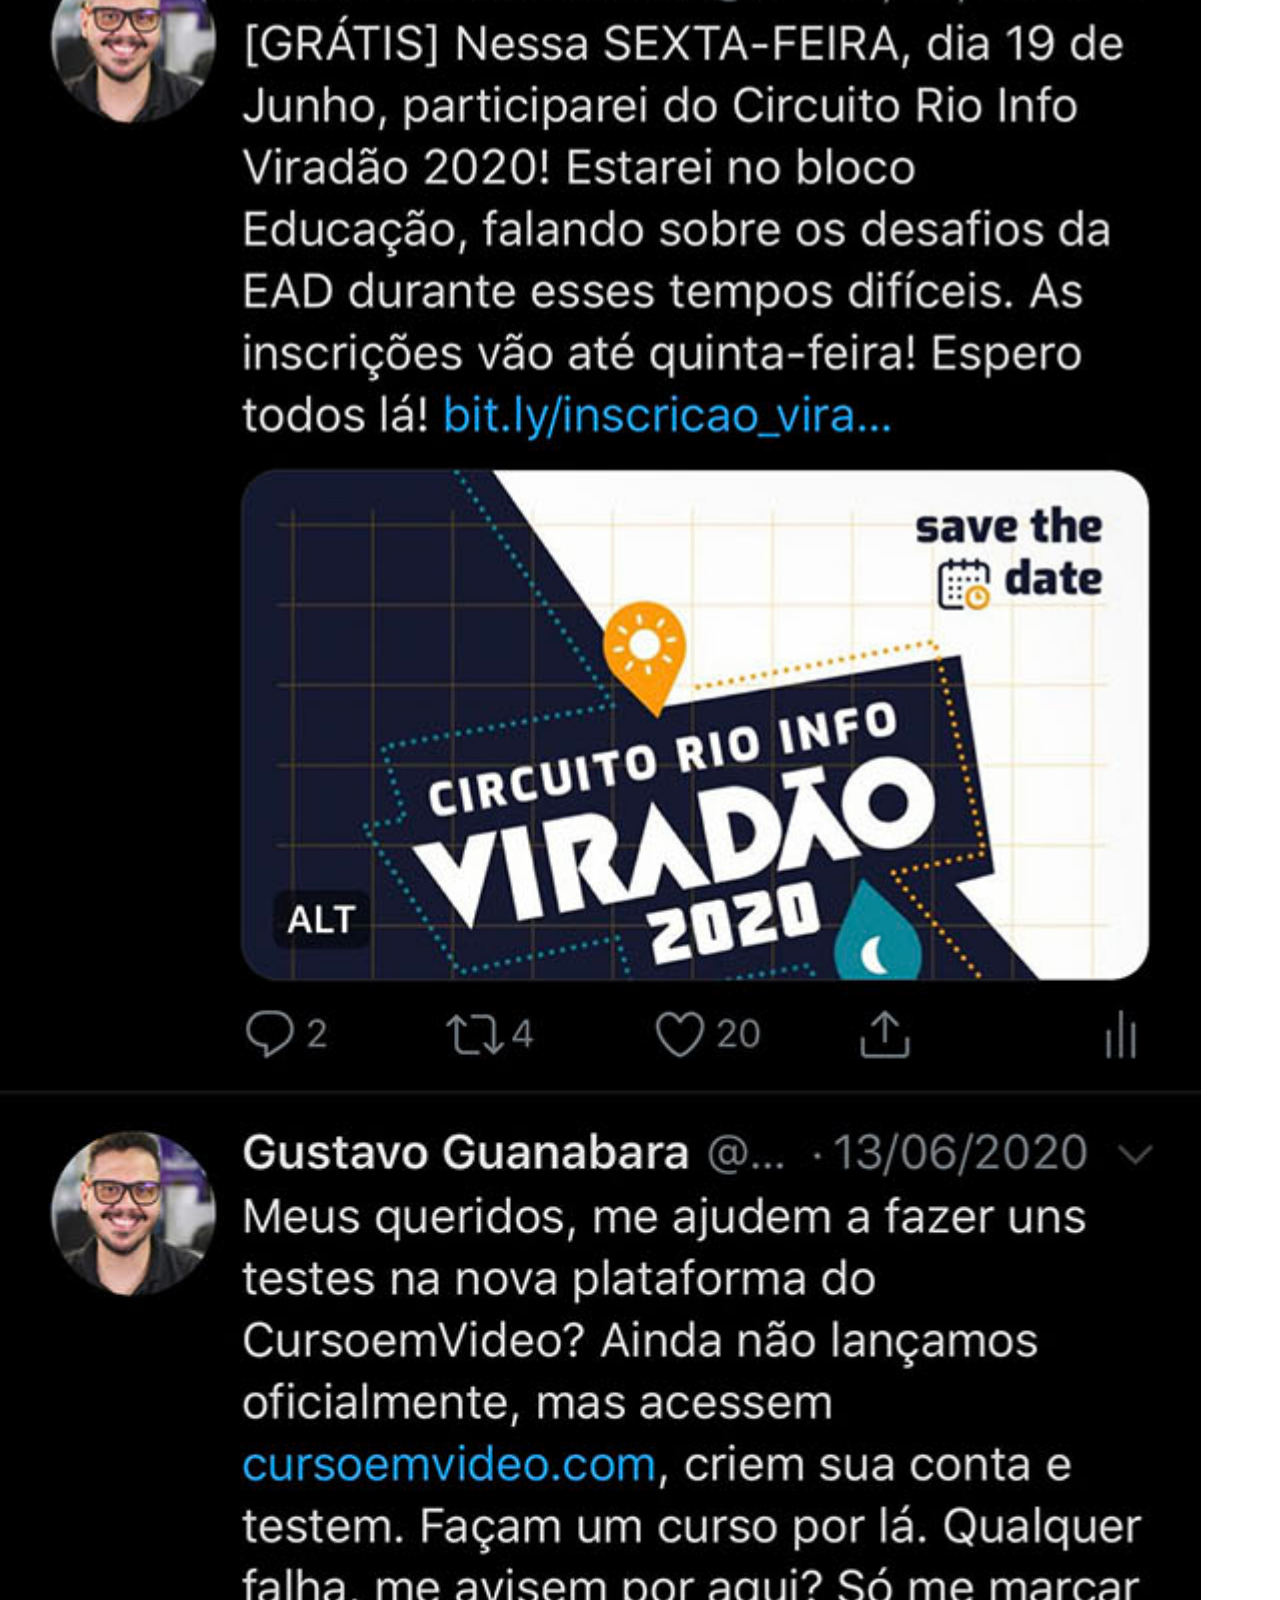
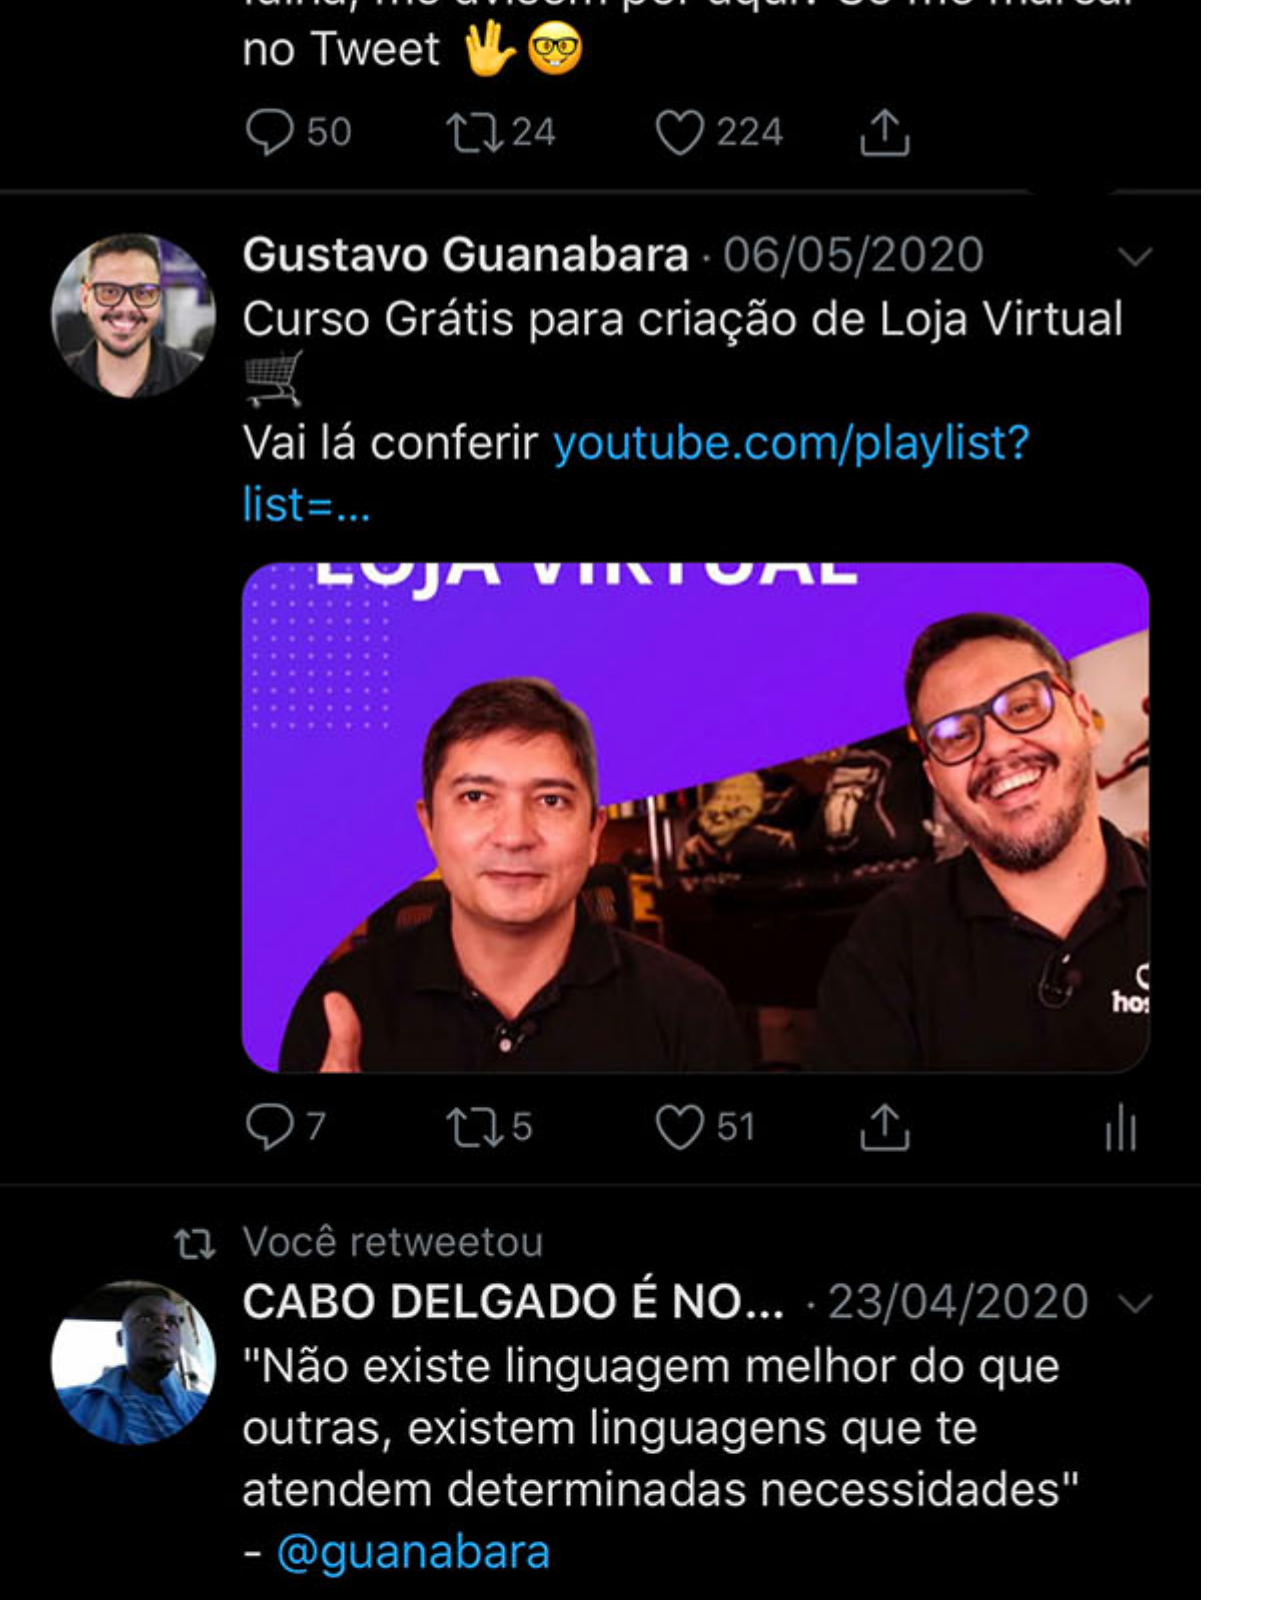
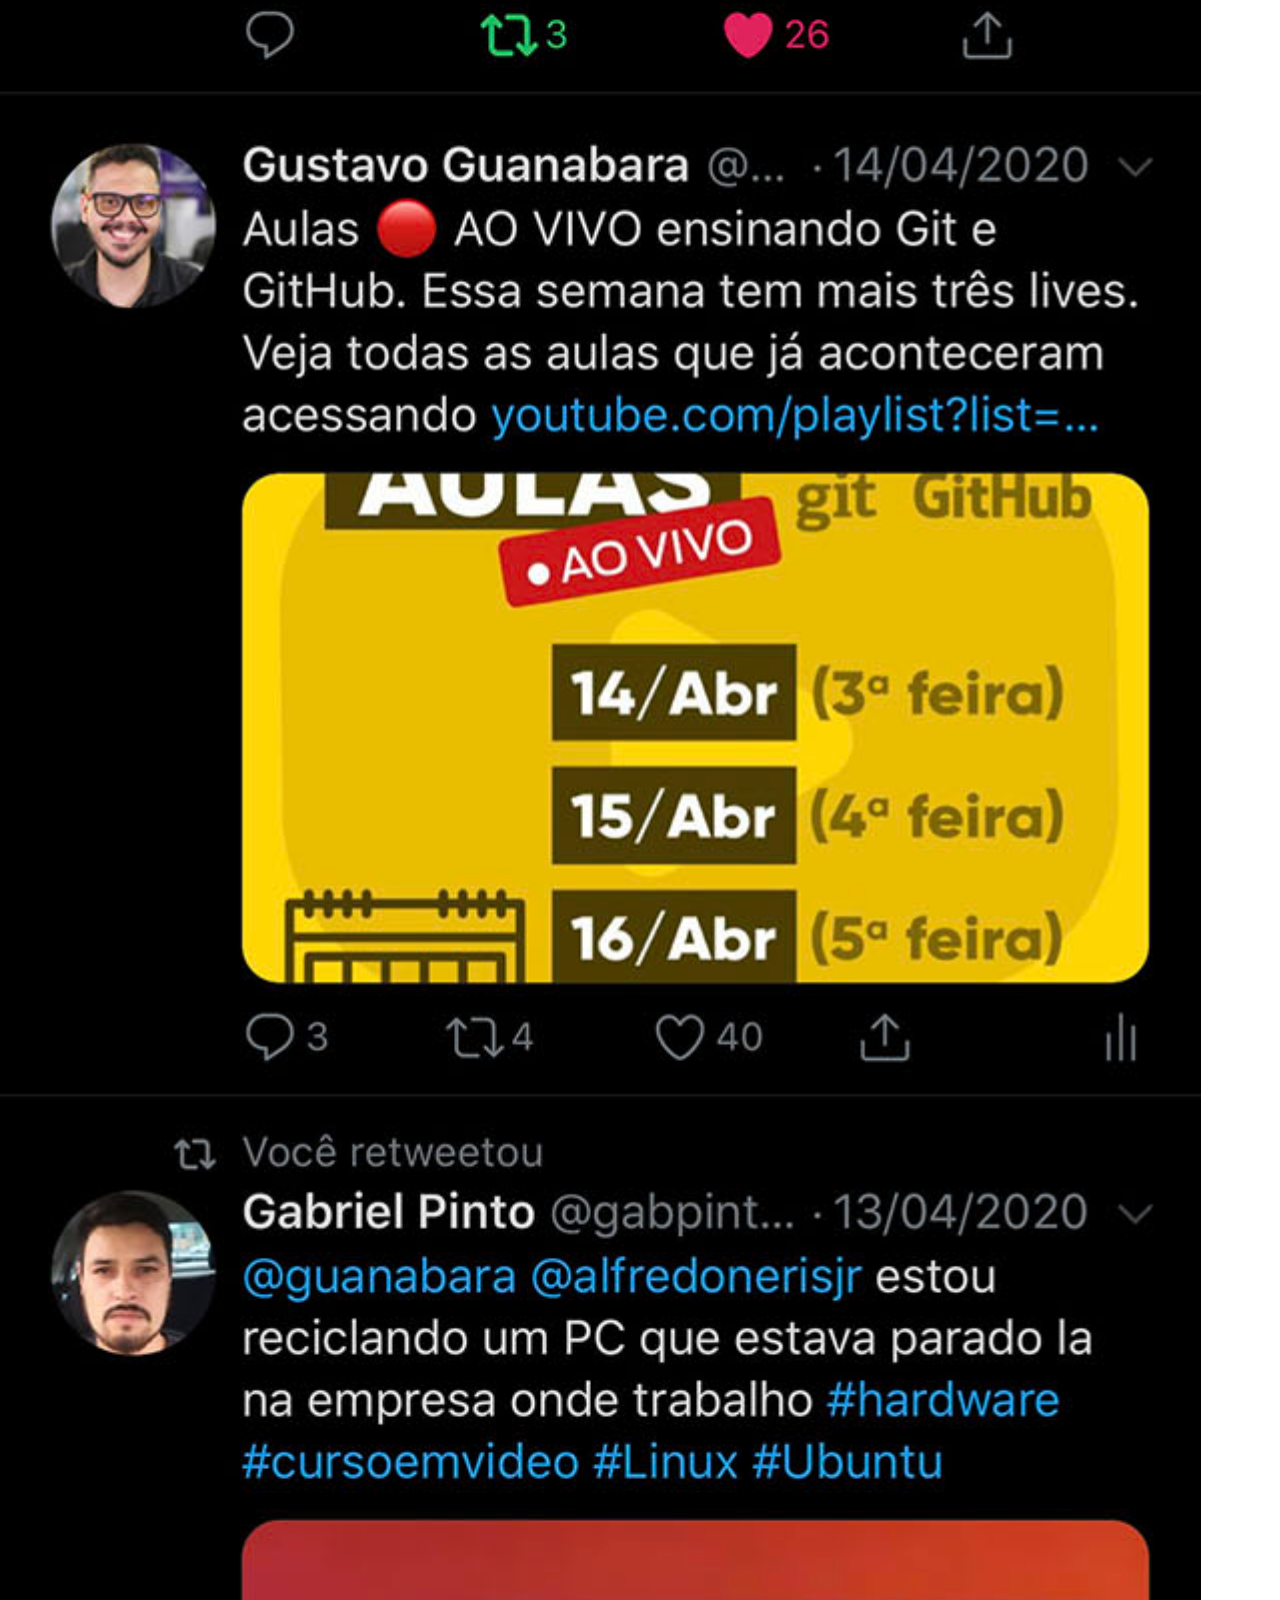
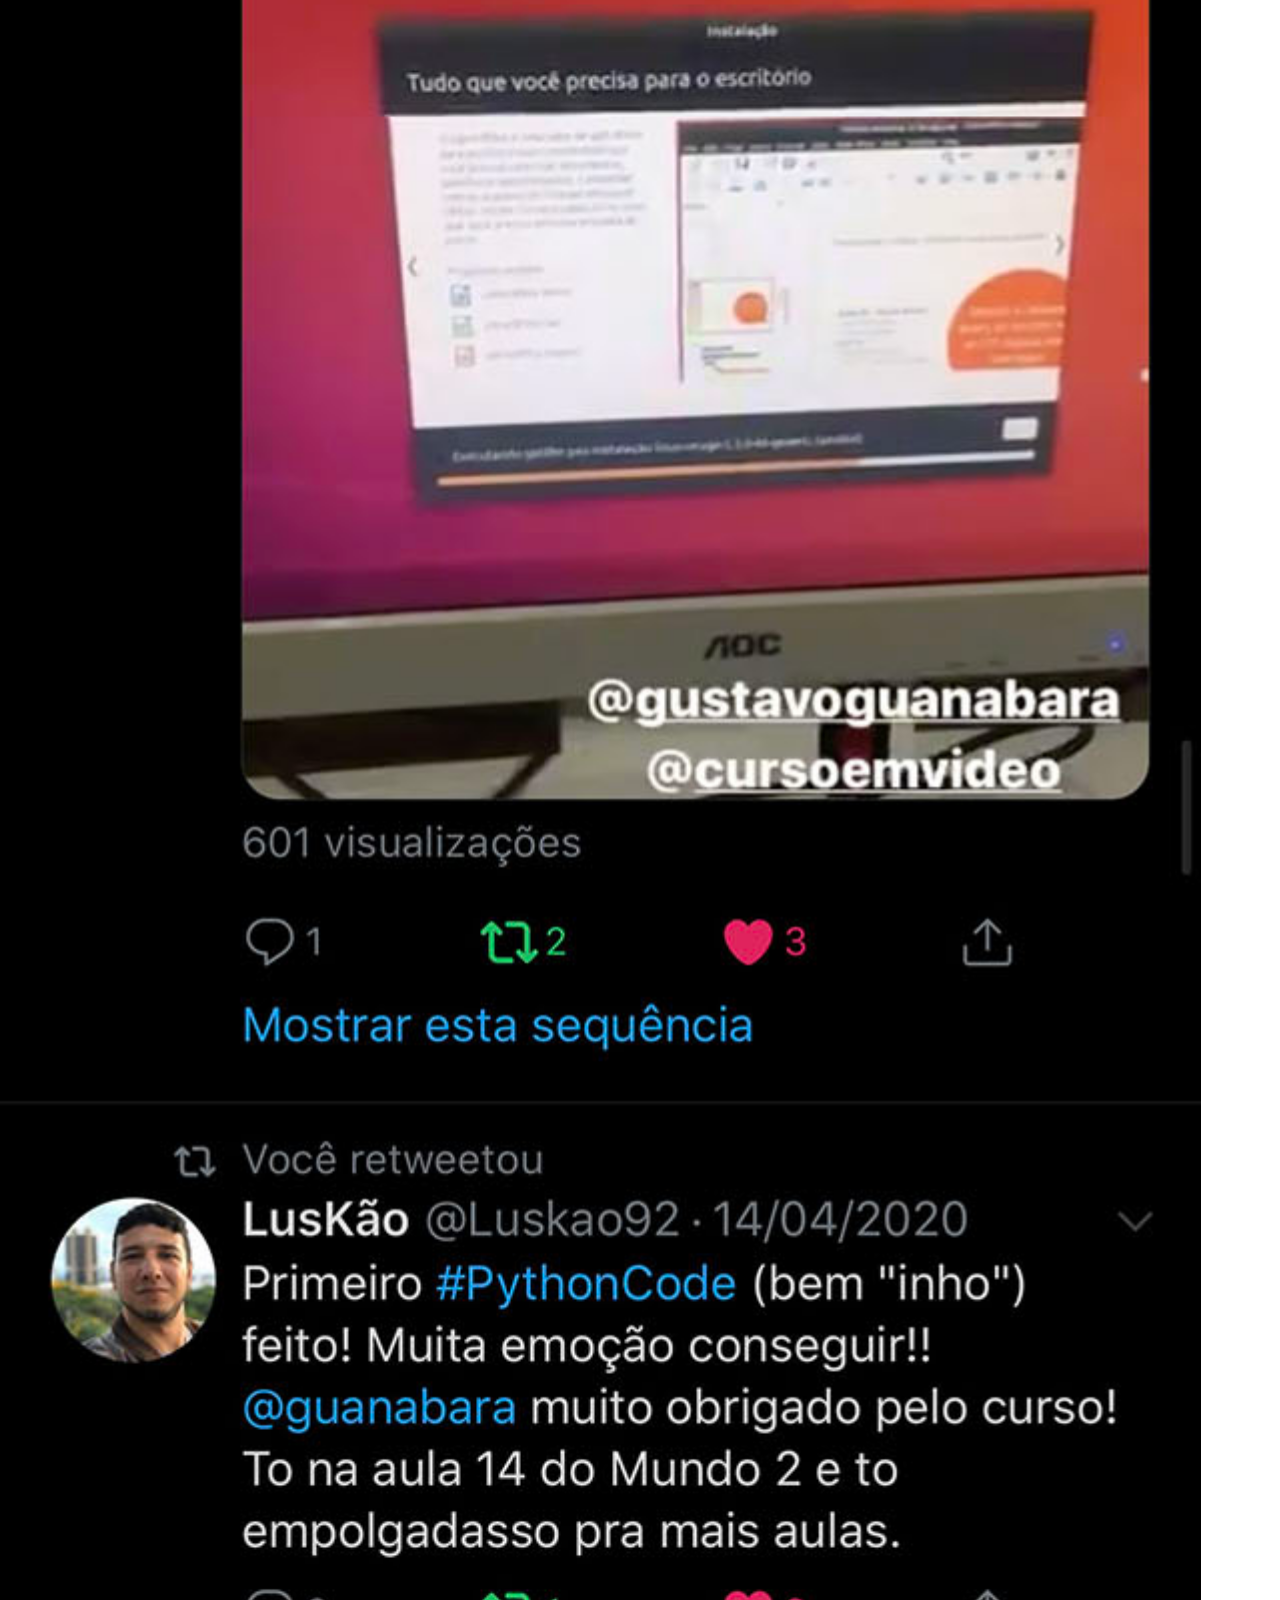
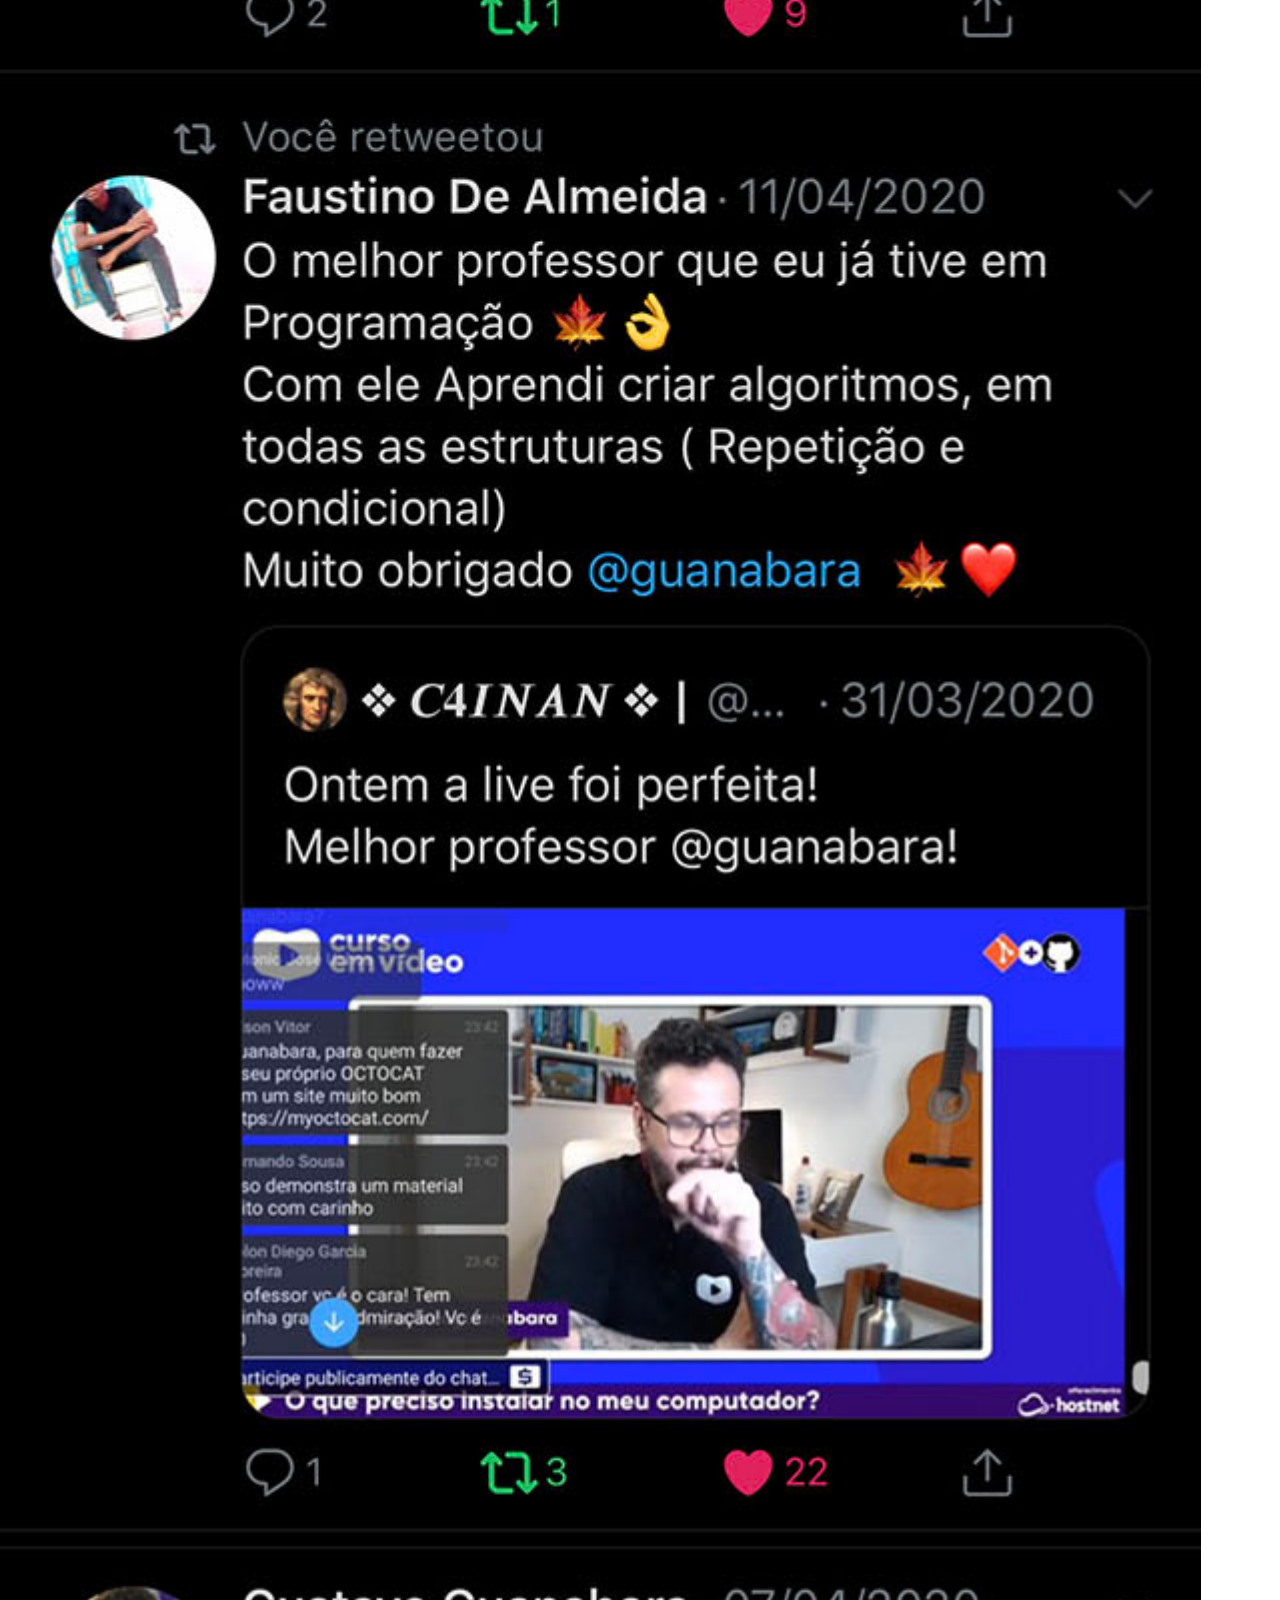
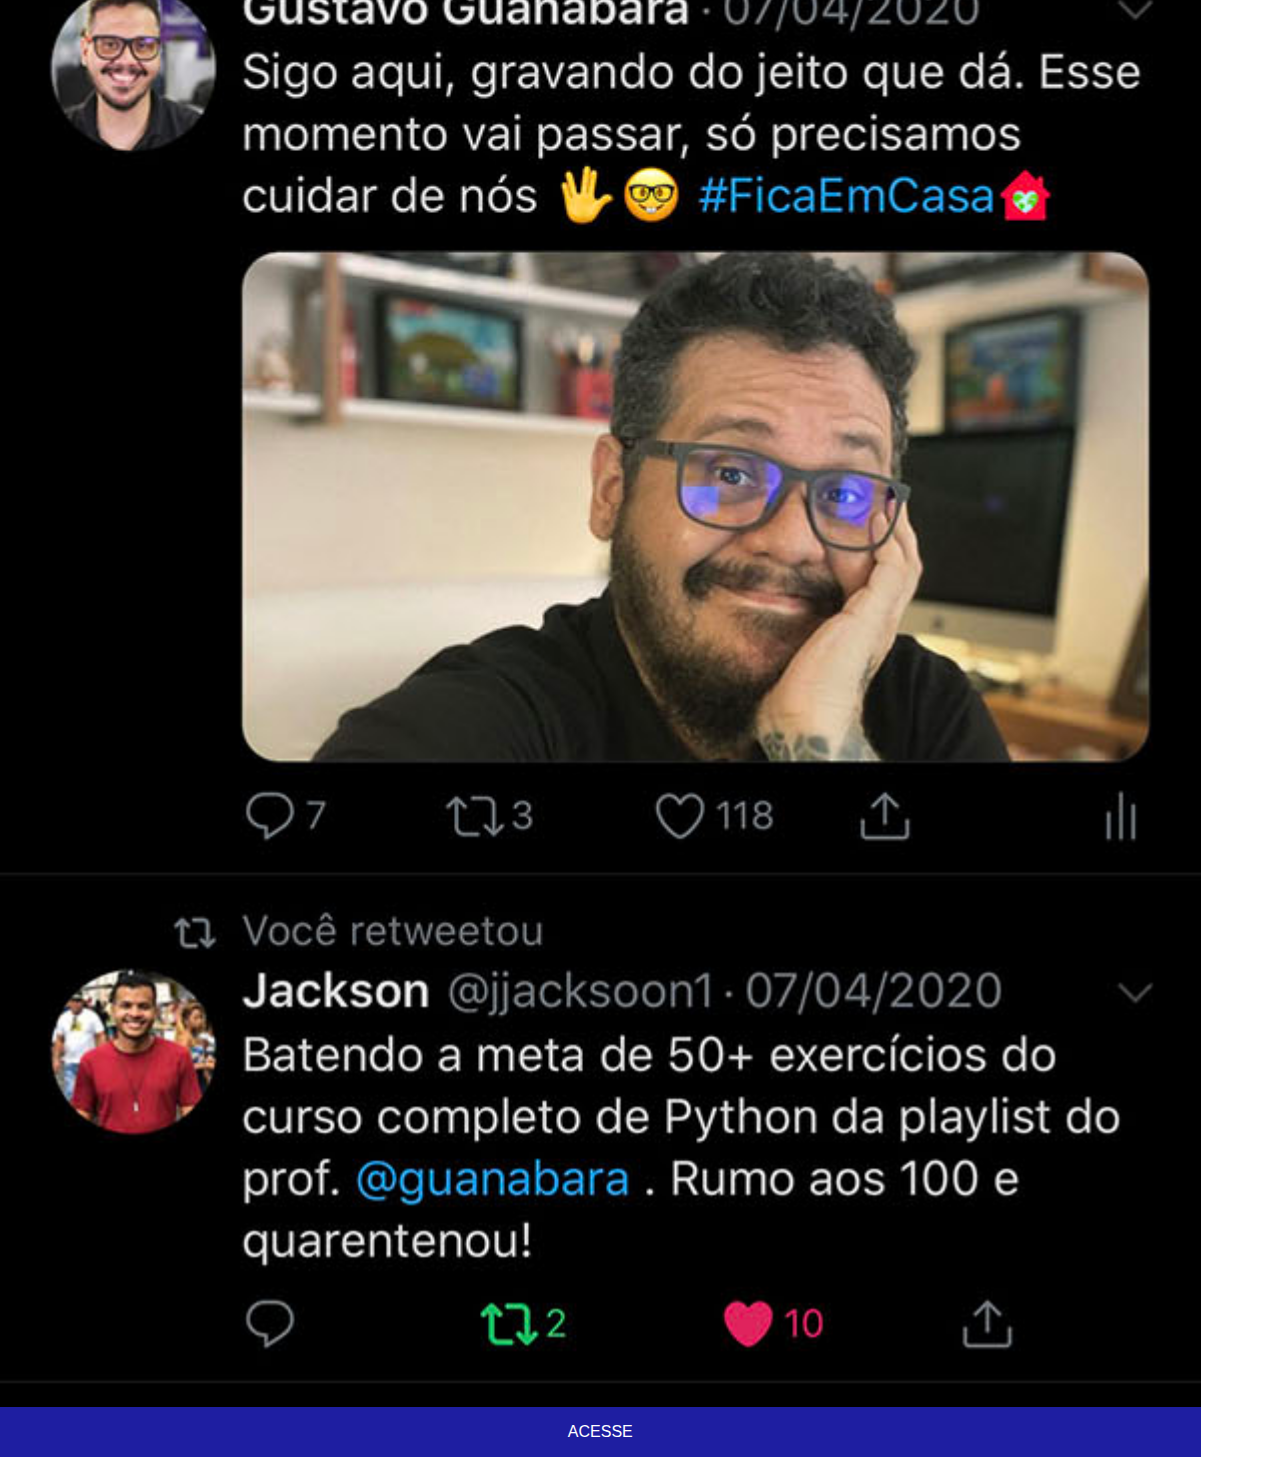
<file: views/twitter.html>
<!DOCTYPE html>
<html lang="pt-br">
<head>
    <meta charset="UTF-8">
    <meta name="viewport" content="width=device-width, initial-scale=1.0">
    <title>Twitter</title>
</head>
<style>
    *{
        margin: 0px;
        padding: 0px;
    }

    body{
        display: flex;
        flex-wrap: wrap;
    }

    img{
        width: 93.8vw;
    }

    a{
        height: 50px;
        width: 93.8vw;
        background-color: rgb(30, 30, 161);

        color: white;
        font-family: Arial, Helvetica, sans-serif;
        font-weight: normal;
        text-decoration: none;
        
        display: flex;
        align-items: center;
        justify-content: center;
    }

    a:hover{
        font-weight: 600;
        text-decoration: underline;
    }
</style>
<body>
    <img src="../images/tela-twitter.jpg" alt="perfil twitter">
    <a href="https://twitter.com/" target="_blank" rel="next" alt="link do twitter">ACESSE</a>
</body>
</html>
</file>
<file: styles/style1.css>
@charset "UTF-8";

*{
    margin: 0px;
    padding: 0px;
    font-family: Arial, Helvetica, sans-serif;
}

html, body{
    height: 100vh;
    width: 100vw;
    background-color: rgb(0, 0, 0);
}

body{
    background: url(../images/fundo-madeira.jpg);
    background-repeat: no-repeat;
    background-size: cover;
    background-attachment: fixed;
}

main{
    height: 100vh;
    position: relative;
}

#telefone{
    position: absolute;
    top: 50%;
    left: 50%;
    transform: translate(-50%, -50%);

    height: 626px;
    width: 312px;
    background: url(../images/frame-iphone.png);
    background-repeat: no-repeat;
}

#tela{
    position: relative;
    top: 80px;
    left: 22px;
    height: 471px;
    width: 266.5px;
}

#redes{
    position: absolute;
    top: 50%;
    left: 100%;
    transform: translate(-110%, -50%);

    display: flex;
    flex-wrap: wrap;
    align-items: center;
    align-content: space-between;

    height: 263px;
    width: 50px;
}

#redes a{
    height: 50px;
}

#redes img{
    width: 50px;
    border-radius: 50px;
    box-shadow: 0px 0px 4px 0px black;
    box-sizing: border-box;
}

#redes img:hover{
    border: 2px solid white;
}
</file>
